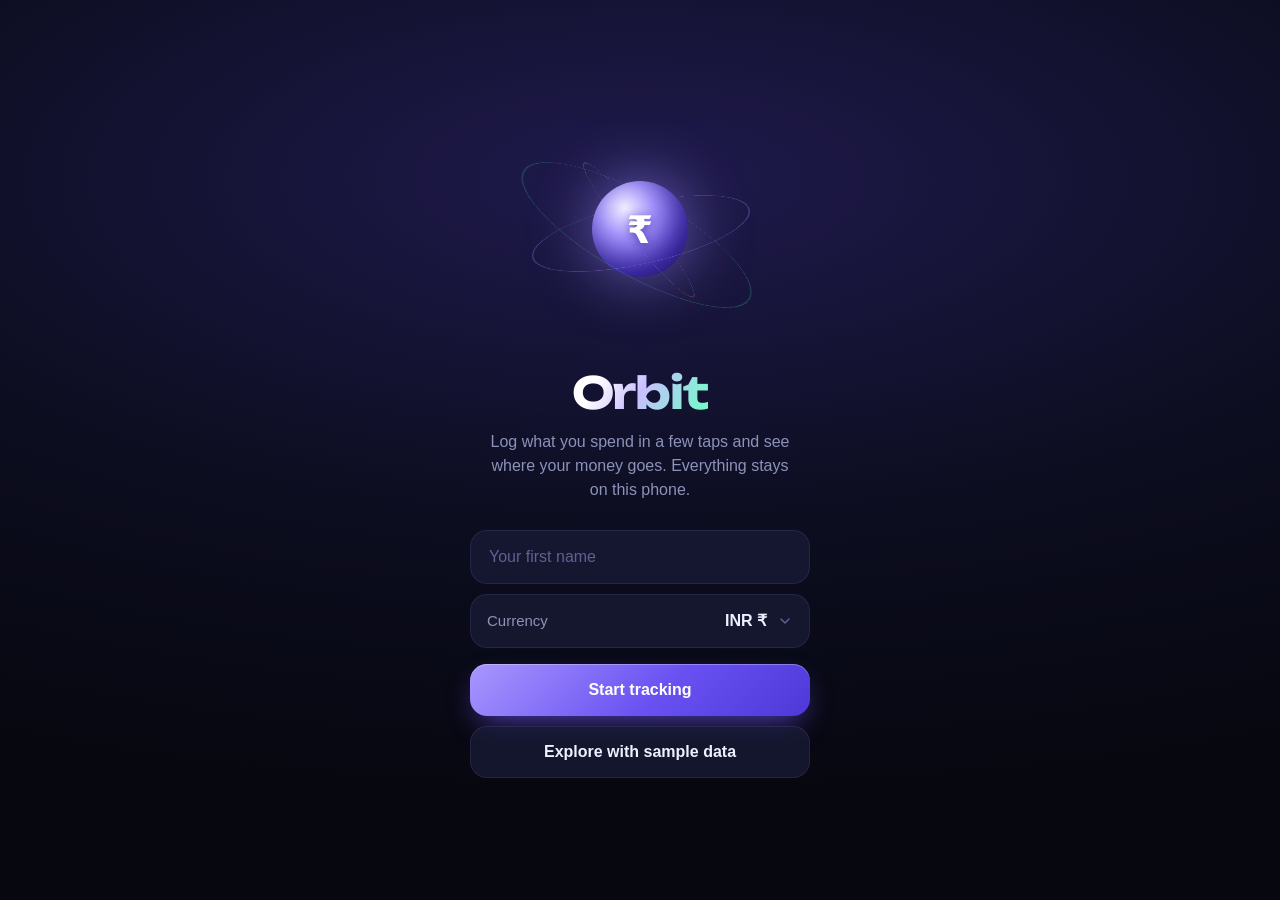
<file: index.html>
<!DOCTYPE html>
<html lang="en">
<head>
<meta charset="utf-8">
<meta name="viewport" content="width=device-width, initial-scale=1, maximum-scale=1, viewport-fit=cover">
<title>Orbit</title>
<meta name="description" content="Orbit: a fast, private expense tracker.">
<meta name="theme-color" content="#090A12">
<meta name="color-scheme" content="dark">
<meta name="apple-mobile-web-app-capable" content="yes">
<meta name="mobile-web-app-capable" content="yes">
<meta name="apple-mobile-web-app-status-bar-style" content="black-translucent">
<meta name="apple-mobile-web-app-title" content="Orbit">
<meta name="format-detection" content="telephone=no">
<link rel="apple-touch-icon" href="icon-180.png">
<link rel="icon" type="image/png" href="icon-192.png">
<link rel="manifest" href="manifest.json">
<style>
@font-face{font-family:"Unbounded";font-style:normal;font-display:swap;font-weight:200 900;src:url([data-uri]) format("woff2")}
/* ============ Orbit: tokens ============ */
:root{
  --void:#090A12;
  --nebula:#12142A;
  --nebula-2:#1A1D3A;
  --line:rgba(170,176,255,.10);
  --star:#EEF0FF;
  --dust:#8D92B8;
  --dust-2:#5E6290;
  --plasma:#9D8CFF;
  --plasma-deep:#5B45E0;
  --aurora:#4BE3B0;
  --flare:#FF7A90;
  --sun:#FFC46B;

  --display:"Unbounded", ui-rounded, -apple-system, system-ui, sans-serif;
  --body:-apple-system, BlinkMacSystemFont, "SF Pro Text", "Segoe UI", Roboto, "Helvetica Neue", Arial, sans-serif;

  --spring:cubic-bezier(.34,1.56,.64,1);
  --out:cubic-bezier(.16,1,.3,1);

  --sat:env(safe-area-inset-top, 0px);
  --sab:env(safe-area-inset-bottom, 0px);
}

*{box-sizing:border-box}
html,body{margin:0;height:100%;background:var(--void);color:var(--star);font-family:var(--body);
  -webkit-font-smoothing:antialiased;overscroll-behavior:none;-webkit-tap-highlight-color:transparent;
  -webkit-user-select:none;user-select:none;-webkit-touch-callout:none;-webkit-text-size-adjust:100%}
body{position:fixed;inset:0;overflow:hidden}
button{font:inherit;color:inherit;background:none;border:0;padding:0;cursor:pointer;-webkit-tap-highlight-color:transparent}
input,select,textarea{font:inherit;color:inherit;-webkit-user-select:text;user-select:text}
:focus{outline:none}
:focus-visible{outline:2px solid var(--plasma);outline-offset:3px;border-radius:10px}
svg{display:block}
.muted{color:var(--dust)}
.num{font-variant-numeric:tabular-nums}

/* ============ Background: night sky ============ */
#bg{position:fixed;inset:0;z-index:0;overflow:hidden;pointer-events:none}
#bg .orb{position:absolute;border-radius:50%;opacity:.55;will-change:transform}
#bg .o1{width:520px;height:520px;left:-180px;top:-200px;background:radial-gradient(circle,rgba(110,86,245,.55),rgba(110,86,245,0) 65%);animation:drift1 22s ease-in-out infinite alternate}
#bg .o2{width:460px;height:460px;right:-200px;top:30%;background:radial-gradient(circle,rgba(75,227,176,.22),rgba(75,227,176,0) 65%);animation:drift2 26s ease-in-out infinite alternate}
#bg .o3{width:420px;height:420px;left:10%;bottom:-220px;background:radial-gradient(circle,rgba(255,122,144,.2),rgba(255,122,144,0) 65%);animation:drift1 30s ease-in-out infinite alternate-reverse}
#bg .stars{position:absolute;inset:-50%;background-image:
  radial-gradient(1px 1px at 20% 30%,rgba(255,255,255,.55),transparent 60%),
  radial-gradient(1px 1px at 70% 80%,rgba(255,255,255,.4),transparent 60%),
  radial-gradient(1.5px 1.5px at 40% 60%,rgba(200,190,255,.5),transparent 60%),
  radial-gradient(1px 1px at 85% 15%,rgba(255,255,255,.45),transparent 60%),
  radial-gradient(1px 1px at 10% 85%,rgba(255,255,255,.35),transparent 60%);
  background-size:260px 260px;opacity:.5;animation:starfield 120s linear infinite}
@keyframes drift1{to{transform:translate(60px,80px) scale(1.15)}}
@keyframes drift2{to{transform:translate(-70px,-50px) scale(1.1)}}
@keyframes starfield{to{transform:translateY(260px)}}

/* ============ App shell ============ */
#app{position:absolute;inset:0;z-index:1;perspective:1400px;transition:transform .55s var(--out),border-radius .55s var(--out),opacity .4s;transform-origin:50% 0%}
body.sheet-open #app{transform:scale(.935) translateY(calc(var(--sat) + 6px));border-radius:30px;overflow:hidden;opacity:.6}

.view{position:absolute;inset:0;overflow-y:auto;overflow-x:hidden;-webkit-overflow-scrolling:touch;overscroll-behavior-y:contain;
  padding:calc(var(--sat) + 14px) 20px calc(var(--sab) + 130px);
  opacity:0;visibility:hidden;pointer-events:none;transform-origin:50% 40%}
.view.active{opacity:1;visibility:visible;pointer-events:auto}
.view.enter-r{animation:enterR .55s var(--out) both}
.view.enter-l{animation:enterL .55s var(--out) both}
.view.out{visibility:visible;opacity:1;animation:viewOut .3s ease forwards}
@keyframes enterR{from{opacity:0;transform:translateX(42px) rotateY(-10deg) scale(.97)}to{opacity:1;transform:none}}
@keyframes enterL{from{opacity:0;transform:translateX(-42px) rotateY(10deg) scale(.97)}to{opacity:1;transform:none}}
@keyframes viewOut{to{opacity:0;transform:scale(.96)}}

.rise{animation:rise .7s var(--out) both;animation-delay:calc(var(--i,0) * 45ms)}
.view.calm .rise,.view.calm .b3-grow,.view.calm .cchip .p i,.view.calm .lg .bar i,.view.calm .brow .bar i,.view.calm .bl-bar i,.view.calm .cal-grid button{animation:none}
@keyframes rise{from{opacity:0;transform:translateY(18px)}to{opacity:1;transform:none}}

/* ============ Headers ============ */
.top{display:flex;align-items:center;justify-content:space-between;gap:12px;margin:4px 0 14px}
.hello{margin:0 0 2px;color:var(--dust);font-size:15px}
.title{margin:0;font-family:var(--display);font-weight:600;font-size:27px;letter-spacing:-.02em}
.avatar{width:42px;height:42px;border-radius:50%;display:grid;place-items:center;font-family:var(--display);font-weight:600;font-size:16px;
  background:linear-gradient(140deg,#2A2560,#16183A);border:1px solid rgba(255,255,255,.1);box-shadow:inset 0 1px 0 rgba(255,255,255,.12);transition:transform .25s var(--spring)}
.avatar:active{transform:scale(.88)}
.avatar svg{width:20px;height:20px;color:var(--dust)}

.month-sw{display:flex;align-items:center;justify-content:space-between;background:rgba(26,29,58,.55);border:1px solid var(--line);
  border-radius:999px;padding:4px;margin-bottom:18px}
.month-sw button{width:38px;height:38px;border-radius:50%;display:grid;place-items:center;color:var(--star);transition:transform .2s var(--spring),background .2s}
.month-sw button:active{transform:scale(.85);background:rgba(157,140,255,.18)}
.month-sw button[disabled]{opacity:.25;pointer-events:none}
.month-sw button svg{width:18px;height:18px}
.month-label{font-weight:600;font-size:15px;letter-spacing:.01em}
.month-label.slide-l{animation:slideL .35s var(--out)}
.month-label.slide-r{animation:slideR .35s var(--out)}
@keyframes slideL{from{opacity:0;transform:translateX(-14px)}}
@keyframes slideR{from{opacity:0;transform:translateX(14px)}}

.block{margin-top:28px}
.block-head{display:flex;align-items:baseline;justify-content:space-between;margin-bottom:12px}
.block-head h2{margin:0;font-size:17px;font-weight:650;letter-spacing:-.01em}
.block-head .link{color:var(--plasma);font-size:14px;font-weight:600;padding:6px 0}
.block-head .aside{color:var(--dust);font-size:14px}

/* ============ 3D balance card ============ */
.card-stage{perspective:1000px;margin:6px 0 4px;touch-action:pan-y;position:relative}
.card3d{position:relative;width:100%;aspect-ratio:1.62;transform-style:preserve-3d;will-change:transform;
  transform:rotateX(var(--rx,0deg)) rotateY(var(--ry,0deg)) scale(var(--s,1))}
.card3d.intro{animation:cardIntro 1.2s var(--out) both}
@keyframes cardIntro{0%{opacity:0;transform:translateY(60px) rotateX(55deg) rotateZ(-6deg) scale(.85)}60%{opacity:1}100%{opacity:1;transform:none}}
.card-face{position:absolute;inset:0;border-radius:26px;backface-visibility:hidden;-webkit-backface-visibility:hidden;overflow:hidden;transform-style:preserve-3d;
  padding:20px 22px;display:flex;flex-direction:column;justify-content:space-between;
  border:1px solid rgba(255,255,255,.16);
  box-shadow:0 30px 60px -20px rgba(70,50,200,.7),0 18px 36px -18px rgba(0,0,0,.8),inset 0 1px 0 rgba(255,255,255,.25)}
.card-face.front{background:
  radial-gradient(120% 90% at 100% 0%,rgba(75,227,176,.55),transparent 55%),
  radial-gradient(90% 90% at 0% 100%,rgba(255,122,144,.5),transparent 55%),
  linear-gradient(135deg,#7A66FF 0%,#4A35D8 45%,#241A7A 100%)}
.card-face.back{transform:rotateY(180deg);background:
  radial-gradient(120% 90% at 0% 0%,rgba(75,227,176,.35),transparent 55%),
  linear-gradient(225deg,#5D49F0 0%,#30228F 55%,#1A1350 100%)}
.card-face::before{content:"";position:absolute;inset:0;pointer-events:none;mix-blend-mode:color-dodge;opacity:.35;
  background:linear-gradient(115deg,transparent 20%,rgba(255,0,170,.6) 35%,rgba(0,255,220,.6) 50%,rgba(255,230,0,.5) 62%,transparent 78%);
  background-size:250% 250%;background-position:var(--mx,50%) var(--my,50%);transition:opacity .3s}
.card-face::after{content:"";position:absolute;inset:0;pointer-events:none;
  background:radial-gradient(circle at var(--mx,50%) var(--my,30%),rgba(255,255,255,.38),rgba(255,255,255,0) 45%)}
.card-noise{position:absolute;inset:0;opacity:.05;pointer-events:none;
  background-image:repeating-radial-gradient(circle at 30% 20%,rgba(255,255,255,.4) 0 1px,transparent 1px 3px)}
.pop{transform:translateZ(36px);position:relative;z-index:1}
.pop-lg{transform:translateZ(56px);position:relative;z-index:1}
.card-row{display:flex;align-items:center;justify-content:space-between}
.brand{display:flex;align-items:center;gap:8px;font-family:var(--display);font-weight:600;font-size:15px;letter-spacing:.02em}
.brand svg{width:24px;height:24px}
.card-chip{width:40px;height:30px;border-radius:7px;background:linear-gradient(135deg,#FFE6A8,#C9A04F 60%,#F6D88B);box-shadow:inset 0 0 0 1px rgba(0,0,0,.2);position:relative;overflow:hidden}
.card-chip::before,.card-chip::after{content:"";position:absolute;background:rgba(0,0,0,.18)}
.card-chip::before{left:0;right:0;top:50%;height:1px}
.card-chip::after{top:0;bottom:0;left:38%;width:1px}
.bal-label{font-size:13px;color:rgba(255,255,255,.78);margin-bottom:4px}
.bal{font-family:var(--display);font-weight:600;letter-spacing:-.02em;line-height:1.05;text-shadow:0 2px 18px rgba(20,10,80,.45);white-space:nowrap}
.inout{display:flex;gap:10px}
.inout > div{flex:1;background:rgba(10,8,40,.28);border:1px solid rgba(255,255,255,.12);border-radius:14px;padding:8px 11px}
.inout small{display:flex;align-items:center;gap:5px;font-size:11.5px;color:rgba(255,255,255,.75)}
.inout small i{width:16px;height:16px;border-radius:50%;display:grid;place-items:center;font-style:normal;font-size:10px}
.inout .in i{background:rgba(75,227,176,.25);color:var(--aurora)}
.inout .out i{background:rgba(255,122,144,.25);color:var(--flare)}
.inout b{display:block;font-size:15px;font-weight:650;margin-top:2px;font-variant-numeric:tabular-nums;white-space:nowrap;overflow:hidden;text-overflow:ellipsis}
.stripe{position:absolute;left:0;right:0;top:22px;height:40px;background:linear-gradient(90deg,#0A0820,#1A1440,#0A0820);opacity:.85}
.back-grid{display:grid;grid-template-columns:1fr 1fr;gap:10px 14px;margin-top:52px}
.back-grid div small{display:block;font-size:11.5px;color:rgba(255,255,255,.7)}
.back-grid div b{display:block;font-size:16px;font-weight:650;margin-top:2px;white-space:nowrap;overflow:hidden;text-overflow:ellipsis}
.back-name{font-family:var(--display);font-size:12px;letter-spacing:.08em;opacity:.8}
.card-shadow{position:absolute;left:8%;right:8%;bottom:-16px;height:30px;border-radius:50%;background:rgba(80,60,220,.55);filter:blur(22px);z-index:-1;
  transform:translateX(calc(var(--ryn,0) * -14px));transition:transform .2s}
.card-hint{text-align:center;color:var(--dust-2);font-size:12px;margin:14px 0 0}

/* Budget pill under card */
.budget-line{margin-top:16px;display:flex;align-items:center;gap:12px;padding:12px 14px;border-radius:18px;background:rgba(26,29,58,.5);border:1px solid var(--line)}
.budget-line .bl-txt{flex:1;font-size:13.5px;color:var(--dust)}
.budget-line .bl-txt b{color:var(--star);font-weight:650}
.bl-bar{height:6px;border-radius:6px;background:rgba(255,255,255,.08);overflow:hidden;margin-top:7px}
.bl-bar i{display:block;height:100%;border-radius:6px;background:linear-gradient(90deg,var(--aurora),var(--plasma));transform-origin:left;animation:barIn 1.1s var(--out) .3s both}
.bl-bar i.warn{background:linear-gradient(90deg,var(--sun),#FF9F6B)}
.bl-bar i.over{background:linear-gradient(90deg,#FF9F6B,var(--flare))}
@keyframes barIn{from{transform:scaleX(0)}}

/* Install hint */
.install{margin-top:18px;display:flex;gap:12px;align-items:flex-start;padding:14px;border-radius:20px;
  background:linear-gradient(135deg,rgba(157,140,255,.18),rgba(75,227,176,.1));border:1px solid rgba(157,140,255,.25)}
.install .ico{width:38px;height:38px;flex:none;border-radius:11px;background:#1C1840;display:grid;place-items:center}
.install .ico svg{width:20px;height:20px;color:var(--plasma)}
.install p{margin:0;font-size:13.5px;line-height:1.4;color:var(--dust)}
.install p b{color:var(--star);display:block;font-size:14.5px;margin-bottom:2px}
.install .x{margin-left:auto;color:var(--dust);padding:4px}
.install .x svg{width:16px;height:16px}

/* Daily strip */
.daily{display:flex;align-items:flex-end;gap:3px;height:92px;padding:0 2px}
.daily button{flex:1;height:100%;display:flex;align-items:flex-end;justify-content:center;position:relative}
.daily button i{display:block;width:100%;max-width:9px;border-radius:5px;height:var(--h);min-height:4px;background:rgba(157,140,255,.35);
  transform-origin:bottom;animation:growY .8s var(--spring) both;animation-delay:calc(var(--i) * 14ms);transition:background .2s}
.daily button.today i{background:linear-gradient(180deg,var(--aurora),var(--plasma));box-shadow:0 0 12px rgba(75,227,176,.5)}
.daily button.future i{background:rgba(255,255,255,.06)}
.daily button.sel i{background:var(--star)}
.view.calm .daily button i{animation:none}
@keyframes growY{from{transform:scaleY(0)}}
.daily-axis{display:flex;justify-content:space-between;color:var(--dust-2);font-size:11px;margin-top:8px;padding:0 2px}

/* Category chips */
.hscroll{display:flex;gap:10px;overflow-x:auto;margin:0 -20px;padding:2px 20px 6px;scrollbar-width:none;scroll-snap-type:x proximity}
.hscroll::-webkit-scrollbar{display:none}
.cchip{flex:none;scroll-snap-align:start;min-width:132px;padding:12px;border-radius:20px;background:rgba(26,29,58,.55);border:1px solid var(--line);text-align:left;transition:transform .25s var(--spring)}
.cchip:active{transform:scale(.94)}
.cchip .e{width:34px;height:34px;border-radius:11px;display:grid;place-items:center;font-size:18px;background:color-mix(in srgb,var(--c) 22%,transparent)}
.cchip .n{display:block;font-size:13px;color:var(--dust);margin-top:10px;white-space:nowrap}
.cchip .a{display:block;font-size:15.5px;font-weight:650;margin-top:2px;white-space:nowrap}
.cchip .p{display:block;height:4px;border-radius:4px;background:rgba(255,255,255,.07);margin-top:9px;overflow:hidden}
.cchip .p i{display:block;height:100%;background:var(--c);border-radius:4px;transform-origin:left;animation:barIn 1s var(--out) both;animation-delay:calc(var(--i) * 60ms + .2s)}

/* ============ Transactions ============ */
.tx-list{display:flex;flex-direction:column}
.tx{position:relative;border-radius:18px;overflow:hidden;margin:0 -8px}
.tx-del{position:absolute;top:0;bottom:0;right:0;width:0;display:flex;align-items:center;justify-content:flex-end;gap:6px;padding:0;color:#fff;font-weight:600;font-size:14px;
  background:#E64F6A;border-radius:18px;overflow:hidden;white-space:nowrap;transition:background .2s}
.tx-del svg{width:18px;height:18px;flex:none}
.tx-del span{margin-right:20px}
.tx-main{position:relative;display:flex;align-items:center;gap:12px;padding:11px 8px;touch-action:pan-y;border-radius:18px;transition:background .2s}
.tx-main:active{background:rgba(26,29,58,.7)}
.tx-ico{width:44px;height:44px;flex:none;border-radius:14px;display:grid;place-items:center;font-size:21px;
  background:color-mix(in srgb,var(--c) 18%,#12142A);box-shadow:inset 0 0 0 1px color-mix(in srgb,var(--c) 30%,transparent)}
.tx-txt{flex:1;min-width:0}
.tx-txt b{display:block;font-size:15px;font-weight:600;white-space:nowrap;overflow:hidden;text-overflow:ellipsis}
.tx-txt small{display:block;font-size:13px;color:var(--dust);margin-top:2px;white-space:nowrap;overflow:hidden;text-overflow:ellipsis}
.tx-amt{text-align:right;font-weight:650;font-size:15px;font-variant-numeric:tabular-nums;white-space:nowrap}
.tx-amt small{display:block;font-weight:500;font-size:12px;color:var(--dust-2);margin-top:2px}
.tx-amt.income{color:var(--aurora)}
.tx.flip{animation:flipIn .6s var(--out) both;animation-delay:calc(var(--i,0) * 35ms);transform-origin:50% 0}
.view.calm .tx.flip{animation:none}
@keyframes flipIn{from{opacity:0;transform:perspective(600px) rotateX(-55deg) translateY(-6px)}to{opacity:1;transform:none}}
.tx.removing{transition:height .32s var(--out),opacity .25s,margin .32s;opacity:0}

.day-head{display:flex;justify-content:space-between;align-items:baseline;margin:22px 0 4px;font-size:13.5px;color:var(--dust)}
.day-head b{color:var(--star);font-weight:600;font-size:14px}

.search{display:flex;align-items:center;gap:10px;padding:0 14px;height:46px;border-radius:15px;background:rgba(26,29,58,.6);border:1px solid var(--line)}
.search svg{width:18px;height:18px;color:var(--dust);flex:none}
.search input{flex:1;background:none;border:0;font-size:16px;height:100%;min-width:0}
.search input::placeholder{color:var(--dust-2)}
.search input::-webkit-search-cancel-button{display:none}
.filters{display:flex;gap:8px;margin:14px -20px 0;padding:0 20px;overflow-x:auto;scrollbar-width:none}
.filters::-webkit-scrollbar{display:none}
.fchip{flex:none;height:36px;padding:0 15px;border-radius:999px;font-size:14px;font-weight:600;color:var(--dust);background:rgba(26,29,58,.5);border:1px solid var(--line);
  display:flex;align-items:center;gap:6px;transition:all .25s var(--out)}
.fchip.on{color:#130F33;background:var(--star);border-color:transparent}
.fchip:active{transform:scale(.93)}
.fchip svg{width:14px;height:14px}
.totals{display:flex;gap:10px;margin-top:16px}
.totals div{flex:1;padding:12px 14px;border-radius:18px;background:rgba(26,29,58,.45);border:1px solid var(--line)}
.totals small{display:block;font-size:12.5px;color:var(--dust)}
.totals b{display:block;font-size:17px;font-weight:650;margin-top:3px;font-variant-numeric:tabular-nums;white-space:nowrap;overflow:hidden;text-overflow:ellipsis}
.totals .in b{color:var(--aurora)}

/* Empty state */
.empty{text-align:center;padding:36px 20px 20px;color:var(--dust)}
.empty-orbit{width:110px;height:110px;margin:0 auto 18px;position:relative;transform-style:preserve-3d;perspective:400px}
.empty-orbit .planet{position:absolute;inset:32px;border-radius:50%;background:radial-gradient(circle at 35% 30%,#E6E1FF,#9D8CFF 40%,#4A35D8 80%);box-shadow:0 0 30px rgba(157,140,255,.5)}
.empty-orbit .ring{position:absolute;inset:6px;border-radius:50%;border:2px solid rgba(75,227,176,.6);transform:rotateX(72deg);animation:spinZ 6s linear infinite}
.empty-orbit .ring::after{content:"";position:absolute;width:10px;height:10px;border-radius:50%;background:var(--flare);top:-6px;left:50%;box-shadow:0 0 10px var(--flare)}
@keyframes spinZ{to{transform:rotateX(72deg) rotateZ(360deg)}}
.empty b{display:block;color:var(--star);font-size:16px;margin-bottom:6px}
.empty p{margin:0 auto;font-size:14px;line-height:1.45;max-width:260px}
.empty .btn{margin-top:18px}

/* ============ Buttons ============ */
.btn{height:52px;border-radius:17px;padding:0 22px;font-weight:650;font-size:16px;display:inline-flex;align-items:center;justify-content:center;gap:8px;transition:transform .2s var(--spring),opacity .2s}
.btn:active{transform:scale(.95)}
.btn.primary{color:#fff;background:linear-gradient(135deg,#A897FF,#6A52F2 55%,#4E38D8);box-shadow:0 12px 30px -10px rgba(106,82,242,.8),inset 0 1px 0 rgba(255,255,255,.3)}
.btn.ghost{color:var(--star);background:rgba(26,29,58,.7);border:1px solid var(--line)}
.btn.block{width:100%}
.btn.danger{color:#fff;background:linear-gradient(135deg,#FF8FA2,#E64F6A)}
.icon-btn{width:40px;height:40px;border-radius:13px;display:grid;place-items:center;background:rgba(26,29,58,.7);border:1px solid var(--line);transition:transform .2s var(--spring)}
.icon-btn:active{transform:scale(.88)}
.icon-btn svg{width:18px;height:18px}
.icon-btn.danger{color:var(--flare)}

/* ============ Insights ============ */
.stats{display:grid;grid-template-columns:1fr 1fr;gap:10px}
.stat{padding:14px;border-radius:20px;background:rgba(26,29,58,.45);border:1px solid var(--line);min-width:0}
.stat small{display:block;font-size:12.5px;color:var(--dust)}
.stat b{display:block;font-size:19px;font-weight:650;margin-top:4px;font-variant-numeric:tabular-nums;white-space:nowrap;overflow:hidden;text-overflow:ellipsis}
.delta{display:inline-flex;align-items:center;gap:3px;margin-top:6px;font-size:12px;font-weight:600;padding:3px 8px;border-radius:999px}
.delta.up{color:var(--flare);background:rgba(255,122,144,.13)}
.delta.down{color:var(--aurora);background:rgba(75,227,176,.13)}
.delta.flat{color:var(--dust);background:rgba(255,255,255,.06)}

.panel{border-radius:26px;background:linear-gradient(180deg,rgba(26,29,58,.55),rgba(18,20,42,.35));border:1px solid var(--line);padding:16px;overflow:hidden;position:relative}
.panel-sub{font-size:13px;color:var(--dust);margin:-6px 0 4px;min-height:18px}
.panel-sub b{color:var(--star);font-weight:650}
.hint{display:flex;align-items:center;justify-content:center;gap:6px;color:var(--dust-2);font-size:12px;margin-top:6px}
.hint svg{width:14px;height:14px}

/* 3D bars */
.b3-scene{height:290px;perspective:900px;perspective-origin:50% 30%;display:flex;align-items:flex-start;justify-content:center;padding-top:62px;touch-action:pan-y;cursor:grab}
.b3-stage{position:relative;height:150px;transform-style:preserve-3d;transform:rotateX(var(--rx)) rotateY(var(--ry))}
.b3-floor{position:absolute;bottom:-70px;height:140px;transform:rotateX(90deg);border-radius:20px;
  background:
   repeating-linear-gradient(90deg,rgba(157,140,255,.13) 0 1px,transparent 1px 24px),
   repeating-linear-gradient(0deg,rgba(157,140,255,.13) 0 1px,transparent 1px 24px),
   radial-gradient(closest-side,rgba(110,86,245,.35),rgba(110,86,245,0));
  -webkit-mask-image:radial-gradient(closest-side,#000 55%,transparent);mask-image:radial-gradient(closest-side,#000 55%,transparent)}
.b3-bar{position:absolute;bottom:0;width:30px;height:var(--h);transform-style:preserve-3d;--c1:#4C3BB8;--c2:#7D6CF0}
.b3-bar.on{--c1:#2FB88C;--c2:#7CF5CF}
.b3-grow{position:absolute;inset:0;transform-style:preserve-3d;transform-origin:50% 100%;animation:growY 1s var(--spring) both;animation-delay:var(--d)}
.b3-grow i{position:absolute;display:block}
.b3-grow .fr{inset:0;transform:translateZ(15px);background:linear-gradient(0deg,var(--c1),var(--c2));border-radius:3px 3px 0 0}
.b3-grow .bk{inset:0;transform:rotateY(180deg) translateZ(15px);background:var(--c1)}
.b3-grow .lf{top:0;bottom:0;left:0;width:30px;transform:rotateY(-90deg) translateZ(15px);background:linear-gradient(0deg,color-mix(in srgb,var(--c1) 60%,#000),color-mix(in srgb,var(--c2) 60%,#000))}
.b3-grow .rt{top:0;bottom:0;left:0;width:30px;transform:rotateY(90deg) translateZ(15px);background:linear-gradient(0deg,color-mix(in srgb,var(--c1) 70%,#000),color-mix(in srgb,var(--c2) 70%,#000))}
.b3-grow .tp{left:0;top:-15px;width:30px;height:30px;transform:rotateX(90deg);background:color-mix(in srgb,var(--c2) 70%,#fff);border-radius:3px}
.b3-label{position:absolute;top:100%;left:50%;transform:translate(-50%,12px) translateZ(40px);font-size:11.5px;color:var(--dust);white-space:nowrap;font-weight:600}
.b3-bar.on .b3-label{color:var(--aurora)}
.b3-val{position:absolute;bottom:calc(100% + 14px);left:50%;transform:translateX(-50%) translateZ(15px);font-size:11px;font-weight:700;white-space:nowrap;
  padding:4px 8px;border-radius:8px;background:rgba(9,10,18,.85);border:1px solid rgba(75,227,176,.4);color:var(--aurora);opacity:0;transition:opacity .3s}
.b3-bar.on .b3-val{opacity:1}

/* 3D donut */
.d3-wrap{display:flex;flex-direction:column;align-items:center}
.d3-scene{width:250px;height:210px;perspective:700px;position:relative;touch-action:pan-y;cursor:grab;display:grid;place-items:center}
.d3-stage{width:220px;height:220px;position:relative;transform-style:preserve-3d;transform:rotateX(var(--tilt,52deg)) rotateZ(var(--spin,0deg))}
.d3-stage.intro{animation:donutIn 1.3s var(--out) both}
@keyframes donutIn{from{opacity:0;transform:rotateX(80deg) rotateZ(-240deg) scale(.5)}to{opacity:1}}
.d3-layer{position:absolute;inset:0;pointer-events:none}
.d3-layer.top{pointer-events:auto}
.d3-layer circle{transition:opacity .3s,stroke-width .3s}
.d3-stage.focus .d3-layer.top circle:not(.on){opacity:.28}
.d3-center{position:absolute;inset:0;display:grid;place-items:center;pointer-events:none;text-align:center;transform:translateY(5px)}
.d3-center small{display:block;font-size:11px;color:var(--dust)}
.d3-center b{display:block;font-family:var(--display);font-weight:600;font-size:16px;margin-top:2px}
.legend{width:100%;margin-top:8px}
.lg{display:flex;align-items:center;gap:11px;width:100%;padding:9px 6px;border-radius:14px;text-align:left;transition:background .2s}
.lg.on{background:rgba(157,140,255,.12)}
.lg .e{width:34px;height:34px;flex:none;border-radius:11px;display:grid;place-items:center;font-size:17px;background:color-mix(in srgb,var(--c) 20%,transparent)}
.lg .mid{flex:1;min-width:0}
.lg .mid span{display:flex;justify-content:space-between;font-size:14px;font-weight:600}
.lg .mid span em{font-style:normal;color:var(--dust);font-weight:500;font-size:13px}
.lg .bar{height:5px;border-radius:5px;background:rgba(255,255,255,.07);margin-top:6px;overflow:hidden}
.lg .bar i{display:block;height:100%;border-radius:5px;background:var(--c);transform-origin:left;animation:barIn 1s var(--out) both;animation-delay:calc(var(--i) * 50ms + .3s)}
.lg .amt{min-width:82px;text-align:right;font-size:14px;font-weight:650;font-variant-numeric:tabular-nums;white-space:nowrap}

/* Calendar heatmap */
.cal-dow,.cal-grid{display:grid;grid-template-columns:repeat(7,1fr);gap:6px}
.cal-dow span{text-align:center;font-size:11px;color:var(--dust-2);font-weight:600;padding-bottom:4px}
.cal-grid button{aspect-ratio:1;border-radius:10px;font-size:12px;font-weight:600;color:rgba(238,240,255,.85);
  background:rgba(157,140,255,calc(.06 + var(--a) * .85));transition:transform .2s var(--spring);display:grid;place-items:center;
  animation:popIn .5s var(--spring) both;animation-delay:calc(var(--i) * 12ms)}
.view.calm .cal-grid button{animation:none}
.cal-grid button.hot{color:#fff;box-shadow:0 0 14px rgba(157,140,255,calc(var(--a) * .6))}
.cal-grid button.today{box-shadow:inset 0 0 0 2px var(--aurora)}
.cal-grid button.sel{transform:scale(1.12);box-shadow:inset 0 0 0 2px var(--star)}
.cal-grid button.future{background:rgba(255,255,255,.03);color:var(--dust-2)}
.cal-grid i{display:block}
@keyframes popIn{from{opacity:0;transform:scale(.4)}}

/* ============ Budgets ============ */
.ring-wrap{display:flex;flex-direction:column;align-items:center;padding:6px 0 2px}
.ring{position:relative;width:236px;height:236px}
.ring svg{width:100%;height:100%;transform:rotate(-90deg);overflow:visible}
.ring .track{stroke:rgba(255,255,255,.07)}
.ring .prog{transition:stroke-dashoffset 1.4s var(--out);filter:drop-shadow(0 0 10px rgba(157,140,255,.55))}
.ring .inner{position:absolute;inset:0;display:grid;place-items:center;text-align:center}
.ring .inner small{display:block;font-size:13px;color:var(--dust)}
.ring .inner b{display:block;font-family:var(--display);font-weight:600;font-size:26px;margin:4px 0;letter-spacing:-.02em}
.ring .inner em{display:block;font-style:normal;font-size:12.5px;color:var(--dust)}
.pace{margin-top:14px;padding:12px 14px;border-radius:18px;font-size:13.5px;line-height:1.45;color:var(--dust);background:rgba(26,29,58,.45);border:1px solid var(--line)}
.pace b{color:var(--star)}
.pace.warn{border-color:rgba(255,196,107,.35);background:rgba(255,196,107,.08)}
.pace.warn b{color:var(--sun)}
.pace.bad{border-color:rgba(255,122,144,.35);background:rgba(255,122,144,.08)}
.pace.bad b{color:var(--flare)}
.brow{display:flex;align-items:center;gap:12px;padding:12px 0}
.brow + .brow{border-top:1px solid var(--line)}
.brow .e{width:42px;height:42px;flex:none;border-radius:13px;display:grid;place-items:center;font-size:20px;background:color-mix(in srgb,var(--c) 20%,transparent)}
.brow .mid{flex:1;min-width:0}
.brow .mid .t{display:flex;justify-content:space-between;gap:8px;font-size:14.5px;font-weight:600}
.brow .mid .t em{font-style:normal;font-weight:500;color:var(--dust);font-size:13px;white-space:nowrap}
.brow .bar{height:8px;border-radius:8px;background:rgba(255,255,255,.07);margin-top:8px;overflow:hidden}
.brow .bar i{display:block;height:100%;border-radius:8px;background:var(--c);transform-origin:left;animation:barIn 1.1s var(--out) both;animation-delay:calc(var(--i) * 60ms + .2s)}
.brow .bar i.over{background:linear-gradient(90deg,#FF9F6B,var(--flare));animation:barIn 1.1s var(--out) both,pulse 1.6s ease-in-out 1.3s infinite}
@keyframes pulse{50%{opacity:.55}}
.brow .sub{font-size:12.5px;color:var(--dust);margin-top:5px}
.brow .sub.over{color:var(--flare)}

/* ============ Tab bar ============ */
#tabbar{position:fixed;z-index:20;left:14px;right:14px;bottom:max(12px,calc(var(--sab) - 4px));height:70px;border-radius:35px;
  display:grid;grid-template-columns:1fr 1fr 76px 1fr 1fr;align-items:center;
  background:rgba(17,19,40,.86);backdrop-filter:blur(26px) saturate(170%);-webkit-backdrop-filter:blur(26px) saturate(170%);
  border:1px solid rgba(255,255,255,.09);box-shadow:0 20px 50px -10px rgba(0,0,0,.7),inset 0 1px 0 rgba(255,255,255,.08);
  transition:transform .5s var(--out)}
body.sheet-open #tabbar{transform:translateY(160%)}
.tab{height:100%;display:flex;flex-direction:column;align-items:center;justify-content:center;gap:4px;color:var(--dust-2);position:relative;z-index:1;transition:color .3s}
.tab svg{width:24px;height:24px;transition:transform .35s var(--spring)}
.tab span{font-size:10.5px;font-weight:600}
.tab.on{color:var(--star)}
.tab.on svg{transform:translateY(-1px) scale(1.08);color:var(--plasma)}
.tab:active svg{transform:scale(.82)}
.tab-pill{position:absolute;top:9px;left:0;width:58px;height:52px;border-radius:20px;background:rgba(157,140,255,.15);
  box-shadow:inset 0 0 0 1px rgba(157,140,255,.18);transition:transform .5s var(--spring);pointer-events:none}
#fab{width:62px;height:62px;border-radius:50%;justify-self:center;display:grid;place-items:center;color:#fff;transform:translateY(-14px);position:relative;
  background:linear-gradient(140deg,#B6A8FF 0%,#7258F5 50%,#4B34D6 100%);
  box-shadow:0 14px 30px -6px rgba(106,82,242,.85),inset 0 1px 0 rgba(255,255,255,.4),inset 0 -6px 12px rgba(30,10,120,.45);
  transition:transform .3s var(--spring)}
#fab::before{content:"";position:absolute;inset:-6px;border-radius:50%;border:1.5px solid rgba(157,140,255,.5);animation:halo 2.8s ease-out infinite}
@keyframes halo{0%{transform:scale(.9);opacity:.9}100%{transform:scale(1.35);opacity:0}}
#fab svg{width:28px;height:28px;transition:transform .4s var(--spring)}
#fab:active{transform:translateY(-14px) scale(.88)}
#fab:active svg{transform:rotate(90deg)}

/* ============ Sheets ============ */
.sheet-wrap{position:fixed;inset:0;z-index:50}
.sheet-backdrop{position:absolute;inset:0;background:rgba(3,3,12,.5);opacity:0;transition:opacity .4s}
.sheet-wrap.open .sheet-backdrop{opacity:1}
.sheet{position:absolute;left:0;right:0;bottom:-70px;max-height:calc(100% - var(--sat) - 8px + 70px);display:flex;flex-direction:column;
  background:linear-gradient(180deg,#1A1D3A 0%,#10122A 40%,#0C0D1F 100%);border-radius:34px 34px 0 0;
  padding:0 20px calc(var(--sab) + 86px);border-top:1px solid rgba(255,255,255,.1);
  box-shadow:0 -30px 80px rgba(0,0,0,.55);transform:translateY(105%);transition:transform .6s cubic-bezier(.2,1.25,.35,1)}
.sheet-wrap.open .sheet{transform:translateY(0)}
.sheet-wrap.closing .sheet{transition:transform .34s cubic-bezier(.5,0,.9,.6);transform:translateY(105%)}
.sheet.dragging{transition:none !important}
.sheet-grab{flex:none;height:26px;display:grid;place-items:center;touch-action:none;cursor:grab}
.sheet-grab span{width:40px;height:5px;border-radius:5px;background:rgba(255,255,255,.22)}
.sheet-body{overflow-y:auto;overscroll-behavior:contain;-webkit-overflow-scrolling:touch;margin:0 -20px;padding:0 20px}
.sheet-title{font-family:var(--display);font-weight:600;font-size:21px;margin:4px 0 16px;letter-spacing:-.01em}

/* Add sheet */
.add-top{display:flex;align-items:center;gap:10px;touch-action:none}
.seg{position:relative;flex:1;display:grid;grid-template-columns:1fr 1fr;height:44px;border-radius:15px;background:rgba(9,10,18,.6);border:1px solid var(--line);padding:3px}
.seg button{position:relative;z-index:1;font-weight:650;font-size:14.5px;color:var(--dust);transition:color .3s}
.seg button.on{color:#fff}
.seg-pill{position:absolute;top:3px;bottom:3px;left:3px;width:calc(50% - 3px);border-radius:12px;transition:transform .45s var(--spring),background .4s;
  background:linear-gradient(135deg,#FF94A6,#E2536C);box-shadow:0 6px 18px -6px rgba(255,122,144,.7)}
.seg.income .seg-pill{transform:translateX(100%);background:linear-gradient(135deg,#6FF0C4,#22B585);box-shadow:0 6px 18px -6px rgba(75,227,176,.7)}
.amount-wrap{text-align:center;padding:18px 0 4px}
.amount{display:flex;align-items:baseline;justify-content:center;gap:6px;font-family:var(--display);font-weight:600;letter-spacing:-.03em;color:var(--star);min-height:62px}
.amount .cur{font-size:28px;color:var(--flare);transition:color .3s}
.amount.income .cur{color:var(--aurora)}
.amount .digits{font-size:var(--fs,50px);line-height:1.15;display:inline-block;transition:font-size .2s}
.amount .digits.pop{animation:digitPop .28s var(--spring)}
.amount.empty .digits{color:var(--dust-2)}
.amount.shake{animation:shake .4s}
@keyframes digitPop{40%{transform:scale(1.08) translateY(-2px)}}
@keyframes shake{20%,60%{transform:translateX(-8px)}40%,80%{transform:translateX(8px)}}
.note{display:block;margin:6px auto 0;width:80%;text-align:center;background:none;border:0;font-size:16px;color:var(--star);padding:8px;border-radius:12px}
.note::placeholder{color:var(--dust-2)}
.note:focus,.note:focus-visible{background:rgba(26,29,58,.7);outline:none}
.cats{display:grid;grid-template-rows:repeat(2,auto);grid-auto-flow:column;grid-auto-columns:78px;gap:6px 4px;overflow-x:auto;margin:14px -20px 0;padding:4px 16px 6px;scrollbar-width:none;scroll-snap-type:x proximity}
.cats::-webkit-scrollbar{display:none}
.cat{display:flex;flex-direction:column;align-items:center;gap:5px;padding:4px 0;scroll-snap-align:start}
.cat .e{width:48px;height:48px;border-radius:16px;display:grid;place-items:center;font-size:22px;background:color-mix(in srgb,var(--c) 14%,#14162E);
  border:1.5px solid transparent;transition:transform .35s var(--spring),border-color .25s,box-shadow .25s}
.cat span{font-size:11px;color:var(--dust);white-space:nowrap;max-width:76px;overflow:hidden;text-overflow:ellipsis;transition:color .2s}
.cat.on .e{border-color:var(--c);transform:scale(1.1) translateY(-2px);box-shadow:0 8px 20px -6px var(--c),inset 0 0 12px color-mix(in srgb,var(--c) 35%,transparent)}
.cat.on span{color:var(--star);font-weight:600}
.cat:active .e{transform:scale(.9)}
.cats.swap{animation:fadeSwap .35s var(--out)}
@keyframes fadeSwap{from{opacity:0;transform:translateX(16px)}}
.metas{display:flex;gap:8px;justify-content:center;margin-top:10px}
.mchip{position:relative;height:38px;padding:0 14px;border-radius:999px;display:flex;align-items:center;gap:7px;font-size:14px;font-weight:600;background:rgba(26,29,58,.75);border:1px solid var(--line);overflow:hidden}
.mchip svg{width:16px;height:16px;color:var(--dust)}
.overlay-input{position:absolute;inset:0;opacity:0;width:100%;height:100%;font-size:16px;-webkit-appearance:none;appearance:none;border:0;cursor:pointer}
.keypad{display:grid;grid-template-columns:repeat(3,1fr);gap:8px;margin-top:14px}
.key{height:clamp(46px,6.6vh,60px);border-radius:17px;font-size:24px;font-weight:500;font-family:var(--display);background:rgba(26,29,58,.55);border:1px solid rgba(255,255,255,.05);
  display:grid;place-items:center;position:relative;overflow:hidden;transition:transform .18s var(--spring),background .2s}
.key svg{width:24px;height:24px}
.key:active{transform:scale(.9);background:rgba(157,140,255,.22)}
.key .rip{position:absolute;width:10px;height:10px;border-radius:50%;background:rgba(200,190,255,.45);transform:scale(0);animation:ripple .55s ease-out forwards;pointer-events:none}
@keyframes ripple{to{transform:scale(14);opacity:0}}
.save{margin-top:12px;width:100%;height:56px;border-radius:19px;font-weight:700;font-size:16.5px;color:#fff;
  background:linear-gradient(135deg,#FF94A6,#E2536C);box-shadow:0 14px 30px -12px rgba(255,122,144,.9),inset 0 1px 0 rgba(255,255,255,.3);
  transition:transform .2s var(--spring),background .4s,box-shadow .4s}
.save.income{background:linear-gradient(135deg,#6FF0C4,#1FAE80);box-shadow:0 14px 30px -12px rgba(75,227,176,.9),inset 0 1px 0 rgba(255,255,255,.3)}
.save:active{transform:scale(.96)}

/* Settings */
.group{border-radius:20px;background:rgba(26,29,58,.5);border:1px solid var(--line);margin-bottom:14px;overflow:hidden}
.group-title{font-size:13px;color:var(--dust);margin:18px 4px 8px}
.row{position:relative;display:flex;align-items:center;gap:12px;width:100%;min-height:54px;padding:10px 16px;text-align:left;font-size:15.5px}
.row + .row{border-top:1px solid var(--line)}
.row .lbl{flex:1}
.row .lbl small{display:block;font-size:12.5px;color:var(--dust);margin-top:2px}
.row .val{color:var(--dust);font-size:15px}
.row input[type=text],.row input[inputmode]{background:none;border:0;text-align:right;font-size:16px;color:var(--star);width:55%;padding:6px 0}
.row input::placeholder{color:var(--dust-2)}
.row.danger{color:var(--flare)}
.row:active:not(.static){background:rgba(157,140,255,.08)}
.row svg.chev{width:16px;height:16px;color:var(--dust-2)}
.row .ico{width:30px;height:30px;border-radius:9px;display:grid;place-items:center;font-size:16px;background:rgba(157,140,255,.15);flex:none}
.toggle{width:52px;height:32px;border-radius:16px;background:rgba(255,255,255,.12);position:relative;flex:none;transition:background .3s}
.toggle::after{content:"";position:absolute;top:3px;left:3px;width:26px;height:26px;border-radius:50%;background:#fff;box-shadow:0 3px 8px rgba(0,0,0,.3);transition:transform .35s var(--spring)}
.toggle[aria-pressed=true]{background:linear-gradient(135deg,#8C7BFF,#5B45E0)}
.toggle[aria-pressed=true]::after{transform:translateX(20px)}
.fine{text-align:center;color:var(--dust-2);font-size:12.5px;line-height:1.5;margin:18px 10px 6px}

/* ============ Toast (grows out of the top) ============ */
#toasts{position:fixed;z-index:90;top:10px;left:0;right:0;display:flex;justify-content:center;pointer-events:none}
.toast{pointer-events:auto;min-height:44px;max-width:calc(100% - 24px);display:flex;align-items:center;gap:12px;padding:8px 8px 8px 16px;border-radius:24px;
  background:#000;color:#fff;font-size:14.5px;font-weight:600;box-shadow:0 12px 40px rgba(0,0,0,.6);
  animation:island .6s var(--spring) both;transform-origin:50% 0}
.toast .t-ico{font-size:16px}
.toast .t-msg{white-space:nowrap;padding-right:8px}
.toast .t-act{padding:7px 13px;border-radius:16px;background:rgba(157,140,255,.25);color:#CFC6FF;font-size:13.5px;font-weight:700}
.toast.bye{animation:islandOut .4s cubic-bezier(.5,0,.9,.5) forwards}
@keyframes island{0%{opacity:0;clip-path:inset(0 35% 0 35% round 24px);transform:scale(.7)}60%{opacity:1}100%{opacity:1;clip-path:inset(0 0 0 0 round 24px);transform:none}}
@keyframes islandOut{to{opacity:0;clip-path:inset(0 35% 0 35% round 24px);transform:scale(.7) translateY(-8px)}}

/* Confirm dialog */
.dlg-wrap{position:fixed;inset:0;z-index:95;display:grid;place-items:center;padding:30px;background:rgba(3,3,12,.55);animation:fade .25s both}
.dlg{width:100%;max-width:320px;border-radius:26px;padding:22px;background:#171A35;border:1px solid rgba(255,255,255,.1);text-align:center;animation:dlgIn .45s var(--spring) both}
.dlg h3{margin:0 0 8px;font-size:18px}
.dlg p{margin:0 0 18px;color:var(--dust);font-size:14.5px;line-height:1.45}
.dlg .acts{display:flex;gap:10px}
.dlg .btn{flex:1;height:48px;font-size:15px;padding:0 10px}
.dlg-wrap.bye{animation:fade .2s reverse forwards}
@keyframes fade{from{opacity:0}}
@keyframes dlgIn{from{opacity:0;transform:scale(.8) translateY(10px)}}

/* Particles canvas */
#fx{position:fixed;inset:0;z-index:99;pointer-events:none}

/* ============ Onboarding ============ */
#onboard{position:fixed;inset:0;z-index:80;display:flex;flex-direction:column;align-items:center;justify-content:center;text-align:center;
  padding:calc(var(--sat) + 20px) 28px calc(var(--sab) + 24px);background:radial-gradient(120% 70% at 50% 20%,#1F1A4D 0%,#0C0D1F 55%,#07070F 100%)}
#onboard.bye{animation:obOut .7s var(--out) forwards}
@keyframes obOut{to{opacity:0;transform:scale(1.08);filter:blur(6px)}}
.ob-orbit{width:220px;height:220px;position:relative;transform-style:preserve-3d;perspective:700px;margin-bottom:26px;animation:obIn 1.2s var(--out) both}
@keyframes obIn{from{opacity:0;transform:scale(.6) rotateX(40deg)}}
.ob-core{position:absolute;inset:62px;border-radius:50%;display:grid;place-items:center;font-family:var(--display);font-weight:600;font-size:38px;color:#fff;
  background:radial-gradient(circle at 34% 28%,#F1EDFF 0%,#A797FF 30%,#5B45E0 70%,#2B1F80 100%);
  box-shadow:0 0 60px rgba(157,140,255,.6),inset -10px -14px 30px rgba(20,10,80,.6);text-shadow:0 2px 10px rgba(30,10,120,.6);animation:bob 4s ease-in-out infinite}
@keyframes bob{50%{transform:translateY(-6px)}}
.ob-ring{position:absolute;inset:0;border-radius:50%;transform-style:preserve-3d}
.ob-ring i{position:absolute;inset:0;border-radius:50%;border:1.5px solid rgba(157,140,255,.45)}
.ob-ring b{position:absolute;width:14px;height:14px;border-radius:50%;top:-7px;left:calc(50% - 7px)}
.ob-ring.r1{transform:rotateX(74deg) rotateY(-12deg);animation:orbit1 7s linear infinite}
.ob-ring.r1 b{background:var(--aurora);box-shadow:0 0 16px var(--aurora)}
.ob-ring.r2{inset:-18px;transform:rotateX(70deg) rotateY(28deg);animation:orbit2 11s linear infinite}
.ob-ring.r2 i{border-color:rgba(75,227,176,.3)}
.ob-ring.r2 b{background:var(--flare);box-shadow:0 0 16px var(--flare);width:10px;height:10px;top:-5px}
.ob-ring.r3{inset:24px;transform:rotateX(78deg) rotateY(50deg);animation:orbit3 5s linear infinite}
.ob-ring.r3 i{border-color:rgba(255,196,107,.3)}
.ob-ring.r3 b{background:var(--sun);box-shadow:0 0 14px var(--sun);width:8px;height:8px;top:-4px}
@keyframes orbit1{to{transform:rotateX(74deg) rotateY(-12deg) rotateZ(360deg)}}
@keyframes orbit2{to{transform:rotateX(70deg) rotateY(28deg) rotateZ(-360deg)}}
@keyframes orbit3{to{transform:rotateX(78deg) rotateY(50deg) rotateZ(360deg)}}
.ob-title{font-family:var(--display);font-weight:700;font-size:44px;letter-spacing:-.03em;margin:0;
  background:linear-gradient(120deg,#FFFFFF 20%,#C9BFFF 50%,#7CF5CF 90%);-webkit-background-clip:text;background-clip:text;color:transparent;animation:rise .8s var(--out) .2s both}
.ob-sub{color:var(--dust);font-size:16px;line-height:1.5;margin:10px 0 28px;max-width:300px;animation:rise .8s var(--out) .3s both}
.ob-form{width:100%;max-width:340px;display:flex;flex-direction:column;gap:10px;animation:rise .8s var(--out) .4s both}
.ob-field{position:relative;height:54px;border-radius:17px;background:rgba(26,29,58,.7);border:1px solid var(--line);display:flex;align-items:center;padding:0 16px;gap:10px;text-align:left}
.ob-field input{flex:1;background:none;border:0;font-size:16px;height:100%;min-width:0}
.ob-field input::placeholder{color:var(--dust-2)}
.ob-field .lbl{color:var(--dust);font-size:15px;flex:1}
.ob-field .val{font-weight:600}
.ob-field svg{width:16px;height:16px;color:var(--dust-2)}
.ob-form .btn{margin-top:6px}
.ob-form .btn + .btn{margin-top:0}

@media (prefers-reduced-motion: reduce){
  *,*::before,*::after{animation-duration:.01ms !important;animation-iteration-count:1 !important;transition-duration:.01ms !important}
}
@media (min-width:600px){
  .view{padding-left:calc(50% - 250px);padding-right:calc(50% - 250px)}
  #tabbar{left:calc(50% - 230px);right:calc(50% - 230px)}
  .sheet{left:calc(50% - 260px);right:calc(50% - 260px)}
  .hscroll,.filters,.cats{margin-left:0;margin-right:0}
}

/* ============ Gyroscope parallax ============ */
#bg .o1{translate:calc(var(--gx,0) * -44px) calc(var(--gy,0) * -44px)}
#bg .o2{translate:calc(var(--gx,0) * -70px) calc(var(--gy,0) * -70px)}
#bg .o3{translate:calc(var(--gx,0) * -56px) calc(var(--gy,0) * -56px)}
#bg .stars{translate:calc(var(--gx,0) * -22px) calc(var(--gy,0) * -22px)}
.ob-tilt{position:absolute;inset:0;transform-style:preserve-3d;transform:rotateX(var(--ox,0deg)) rotateY(var(--oy,0deg))}
.motion-chip{display:inline-flex;align-items:center;gap:8px;height:36px;padding:0 15px;border-radius:999px;font-size:13.5px;font-weight:650;color:var(--star);
  background:rgba(157,140,255,.16);border:1px solid rgba(157,140,255,.38);animation:chipGlow 2.4s ease-in-out infinite;transition:transform .2s var(--spring)}
.motion-chip:active{transform:scale(.94)}
.motion-chip svg{width:17px;height:17px;color:var(--plasma);animation:wiggle 2.4s ease-in-out infinite}
@keyframes chipGlow{50%{box-shadow:0 0 20px rgba(157,140,255,.45)}}
@keyframes wiggle{0%,60%,100%{transform:rotate(0)}70%{transform:rotate(-14deg)}85%{transform:rotate(14deg)}}

/* ============ Galaxy ============ */
.galaxy{position:fixed;inset:0;z-index:70;overflow:hidden;touch-action:none;
  background:radial-gradient(120% 80% at 50% 45%,#17133D 0%,#08081A 55%,#030308 100%);
  opacity:0;transform:scale(1.12);transition:opacity .45s ease,transform .8s var(--out)}
.galaxy.open{opacity:1;transform:none}
.galaxy.closing{opacity:0;transform:scale(.92);transition:opacity .3s ease,transform .35s ease-in}
.gx-canvas{position:absolute;inset:0;width:100%;height:100%;touch-action:none}
.gx-top{position:absolute;left:0;right:0;top:0;padding:calc(var(--sat) + 14px) 20px 0;display:flex;justify-content:space-between;align-items:flex-start;gap:12px;pointer-events:none}
.gx-top h2{margin:0;font-family:var(--display);font-weight:600;font-size:23px;letter-spacing:-.02em}
.gx-top p{margin:5px 0 0;color:var(--dust);font-size:14px}
.gx-top .icon-btn{pointer-events:auto;background:rgba(26,29,58,.8)}
.gx-motion{position:absolute;left:50%;top:calc(var(--sat) + 92px);transform:translateX(-50%);white-space:nowrap}
.gx-motion:active{transform:translateX(-50%) scale(.94)}
.gx-hint{position:absolute;left:20px;right:20px;bottom:calc(var(--sab) + 26px);text-align:center;color:var(--dust);font-size:13px;line-height:1.45;
  pointer-events:none;transition:opacity .5s}
.gx-info{position:absolute;left:14px;right:14px;bottom:calc(var(--sab) + 14px);display:flex;align-items:center;gap:12px;padding:14px;border-radius:24px;
  background:rgba(18,20,42,.84);backdrop-filter:blur(20px);-webkit-backdrop-filter:blur(20px);border:1px solid rgba(255,255,255,.1);
  box-shadow:0 20px 50px rgba(0,0,0,.5);transform:translateY(calc(100% + 40px));transition:transform .55s var(--spring)}
.gx-info.show{transform:none}
.gx-info .e{width:50px;height:50px;flex:none;border-radius:16px;display:grid;place-items:center;font-size:24px;background:color-mix(in srgb,var(--c) 22%,#14162E)}
.gx-info .mid{flex:1;min-width:0}
.gx-info b{display:block;font-size:15px;white-space:nowrap;overflow:hidden;text-overflow:ellipsis}
.gx-info small{display:block;font-size:12.5px;color:var(--dust);margin-top:3px}
.gx-info .btn{height:42px;font-size:14px;padding:0 14px;border-radius:14px;flex:none}
body.galaxy-open #tabbar{transform:translateY(160%)}

</style>
</head>
<body>
<div id="bg" aria-hidden="true"><div class="orb o1"></div><div class="orb o2"></div><div class="orb o3"></div><div class="stars"></div></div>

<main id="app">
  <section class="view active" id="v-home" aria-label="Home"></section>
  <section class="view" id="v-activity" aria-label="Activity"></section>
  <section class="view" id="v-insights" aria-label="Insights"></section>
  <section class="view" id="v-budgets" aria-label="Budgets"></section>
</main>

<nav id="tabbar" aria-label="Main">
  <div class="tab-pill"></div>
  <button class="tab on" data-tab="home" aria-label="Home"><svg viewBox="0 0 24 24" fill="none" stroke="currentColor" stroke-width="1.9" stroke-linecap="round" stroke-linejoin="round"><path d="M3 10.5 12 3l9 7.5V20a1 1 0 0 1-1 1h-5v-6H9v6H4a1 1 0 0 1-1-1z"/></svg><span>Home</span></button>
  <button class="tab" data-tab="activity" aria-label="Activity"><svg viewBox="0 0 24 24" fill="none" stroke="currentColor" stroke-width="1.9" stroke-linecap="round" stroke-linejoin="round"><path d="M8 6h13M8 12h13M8 18h13"/><circle cx="3.5" cy="6" r="1"/><circle cx="3.5" cy="12" r="1"/><circle cx="3.5" cy="18" r="1"/></svg><span>Activity</span></button>
  <button id="fab" aria-label="Add transaction"><svg viewBox="0 0 24 24" fill="none" stroke="currentColor" stroke-width="2.4" stroke-linecap="round"><path d="M12 5v14M5 12h14"/></svg></button>
  <button class="tab" data-tab="insights" aria-label="Insights"><svg viewBox="0 0 24 24" fill="none" stroke="currentColor" stroke-width="1.9" stroke-linecap="round" stroke-linejoin="round"><path d="M4 20V10M10 20V4M16 20v-7M22 20H2"/></svg><span>Insights</span></button>
  <button class="tab" data-tab="budgets" aria-label="Budgets"><svg viewBox="0 0 24 24" fill="none" stroke="currentColor" stroke-width="1.9" stroke-linecap="round" stroke-linejoin="round"><circle cx="12" cy="12" r="9"/><circle cx="12" cy="12" r="5"/><circle cx="12" cy="12" r="1.2"/></svg><span>Budgets</span></button>
</nav>

<div id="sheets"></div>
<div id="toasts" aria-live="polite"></div>
<canvas id="fx" aria-hidden="true"></canvas>

<script>
(() => {
'use strict';

/* ================= Helpers ================= */
const VERSION = '1.1';
const $ = (s, r = document) => r.querySelector(s);
const $$ = (s, r = document) => Array.from(r.querySelectorAll(s));
const el = html => { const t = document.createElement('template'); t.innerHTML = html.trim(); return t.content.firstElementChild; };
const esc = s => String(s == null ? '' : s).replace(/[&<>"']/g, c => ({ '&': '&amp;', '<': '&lt;', '>': '&gt;', '"': '&quot;', "'": '&#39;' }[c]));
const clamp = (v, a, b) => Math.max(a, Math.min(b, v));
const pad = n => String(n).padStart(2, '0');
const ymd = d => `${d.getFullYear()}-${pad(d.getMonth() + 1)}-${pad(d.getDate())}`;
const parseYmd = s => { const [y, m, d] = s.split('-').map(Number); return new Date(y, m - 1, d); };
const mkey = d => `${d.getFullYear()}-${pad(d.getMonth() + 1)}`;
const daysIn = d => new Date(d.getFullYear(), d.getMonth() + 1, 0).getDate();
const uid = () => Date.now().toString(36) + Math.random().toString(36).slice(2, 8);
const reduced = window.matchMedia && matchMedia('(prefers-reduced-motion: reduce)').matches;
const sum = (arr, type) => arr.reduce((s, t) => s + (t.type === type ? t.amount : 0), 0);
const MONTHS = ['January', 'February', 'March', 'April', 'May', 'June', 'July', 'August', 'September', 'October', 'November', 'December'];
const MON = MONTHS.map(m => m.slice(0, 3));
const DOW = ['Sun', 'Mon', 'Tue', 'Wed', 'Thu', 'Fri', 'Sat'];

const svg = (d, w = 1.9) => `<svg viewBox="0 0 24 24" fill="none" stroke="currentColor" stroke-width="${w}" stroke-linecap="round" stroke-linejoin="round" aria-hidden="true">${d}</svg>`;
const I = {
  chevL: svg('<path d="m15 18-6-6 6-6"/>', 2.2),
  chevR: svg('<path d="m9 18 6-6-6-6"/>', 2.2),
  chevD: svg('<path d="m6 9 6 6 6-6"/>', 2.2),
  gear: svg('<path d="M4 6h9M17 6h3M4 12h3M11 12h9M4 18h11M19 18h1"/><circle cx="15" cy="6" r="2"/><circle cx="9" cy="12" r="2"/><circle cx="17" cy="18" r="2"/>'),
  search: svg('<circle cx="11" cy="11" r="7"/><path d="m20 20-3.5-3.5"/>'),
  trash: svg('<path d="M3 6h18M8 6V4h8v2M6 6l1 14a2 2 0 0 0 2 2h6a2 2 0 0 0 2-2l1-14"/>'),
  cal: svg('<rect x="3" y="4.5" width="18" height="17" rx="3"/><path d="M3 10h18M8 2.5v4M16 2.5v4"/>'),
  close: svg('<path d="M18 6 6 18M6 6l12 12"/>', 2.2),
  back: svg('<path d="M21 5H9l-6 7 6 7h12a1 1 0 0 0 1-1V6a1 1 0 0 0-1-1z"/><path d="m17 9-6 6M11 9l6 6"/>', 1.8),
  rotate: svg('<path d="M21 12a9 9 0 1 1-3-6.7"/><path d="M21 4v5h-5"/>'),
  tilt: svg('<rect x="7" y="2.5" width="10" height="19" rx="2.5"/><path d="M3.5 8.5a9 9 0 0 0 0 7M20.5 8.5a9 9 0 0 1 0 7"/>'),
  share: svg('<path d="M12 3v12M8 7l4-4 4 4"/><path d="M5 12v7a2 2 0 0 0 2 2h10a2 2 0 0 0 2-2v-7"/>'),
  mark: '<svg viewBox="0 0 24 24" fill="none" aria-hidden="true"><circle cx="12" cy="12" r="5.4" fill="#fff"/><ellipse cx="12" cy="12" rx="10.6" ry="3.6" stroke="#fff" stroke-width="1.6" transform="rotate(-22 12 12)" opacity=".85"/></svg>'
};

/* ================= Data ================= */
const CATS = [
  { id: 'food', name: 'Food', emoji: '🍜', color: '#FF8A5B', type: 'expense' },
  { id: 'groceries', name: 'Groceries', emoji: '🥑', color: '#7BD88F', type: 'expense' },
  { id: 'transport', name: 'Transport', emoji: '🚕', color: '#FFD166', type: 'expense' },
  { id: 'shopping', name: 'Shopping', emoji: '🛍️', color: '#FF6FB5', type: 'expense' },
  { id: 'bills', name: 'Bills', emoji: '💡', color: '#6FC3FF', type: 'expense' },
  { id: 'rent', name: 'Rent', emoji: '🏠', color: '#A78BFA', type: 'expense' },
  { id: 'fun', name: 'Fun', emoji: '🎬', color: '#F472B6', type: 'expense' },
  { id: 'health', name: 'Health', emoji: '💊', color: '#34D399', type: 'expense' },
  { id: 'travel', name: 'Travel', emoji: '✈️', color: '#38BDF8', type: 'expense' },
  { id: 'subs', name: 'Subscriptions', emoji: '📺', color: '#C084FC', type: 'expense' },
  { id: 'edu', name: 'Learning', emoji: '📚', color: '#FBBF24', type: 'expense' },
  { id: 'gifts', name: 'Gifts', emoji: '🎁', color: '#FB7185', type: 'expense' },
  { id: 'other', name: 'Other', emoji: '✨', color: '#94A3B8', type: 'expense' },
  { id: 'salary', name: 'Salary', emoji: '💼', color: '#4BE3B0', type: 'income' },
  { id: 'freelance', name: 'Freelance', emoji: '💻', color: '#5EEAD4', type: 'income' },
  { id: 'invest', name: 'Investments', emoji: '📈', color: '#86EFAC', type: 'income' },
  { id: 'refund', name: 'Refunds', emoji: '↩️', color: '#93C5FD', type: 'income' },
  { id: 'giftin', name: 'Gifts', emoji: '🎉', color: '#FDE68A', type: 'income' },
  { id: 'otherin', name: 'Other', emoji: '💰', color: '#A7F3D0', type: 'income' }
];
const CAT = Object.fromEntries(CATS.map(c => [c.id, c]));
const cat = id => CAT[id] || CAT.other;
const ACCOUNTS = [
  { id: 'upi', name: 'UPI', emoji: '📱' },
  { id: 'card', name: 'Card', emoji: '💳' },
  { id: 'cash', name: 'Cash', emoji: '💵' },
  { id: 'bank', name: 'Bank', emoji: '🏦' }
];
const acc = id => ACCOUNTS.find(a => a.id === id) || ACCOUNTS[0];
const CURRENCIES = [
  { code: 'INR', label: 'Indian rupee', loc: 'en-IN' },
  { code: 'USD', label: 'US dollar', loc: 'en-US' },
  { code: 'EUR', label: 'Euro', loc: 'en-IE' },
  { code: 'GBP', label: 'British pound', loc: 'en-GB' },
  { code: 'AED', label: 'UAE dirham', loc: 'en-AE' },
  { code: 'SGD', label: 'Singapore dollar', loc: 'en-SG' },
  { code: 'AUD', label: 'Australian dollar', loc: 'en-AU' },
  { code: 'CAD', label: 'Canadian dollar', loc: 'en-CA' },
  { code: 'JPY', label: 'Japanese yen', loc: 'ja-JP' }
];

/* ================= Storage ================= */
const KEY = 'orbit.v1';
let memCopy = null;
function fresh() {
  return { v: 1, onboarded: false, name: '', currency: 'INR', haptics: true, tilt: true,
    budget: { total: 0, cats: {} }, lastAcc: 'upi', lastCat: {}, hideInstall: false, tx: [] };
}
function load() {
  try { const raw = localStorage.getItem(KEY); if (raw) return JSON.parse(raw); } catch (e) { /* storage blocked */ }
  return memCopy;
}
function persist() {
  memCopy = state;
  try { localStorage.setItem(KEY, JSON.stringify(state)); } catch (e) { /* storage blocked */ }
}
function normalize(s) {
  const st = Object.assign(fresh(), s || {});
  if (!Array.isArray(st.tx)) st.tx = [];
  st.tx = st.tx.filter(t => t && t.date && isFinite(t.amount)).map(t => ({
    id: t.id || uid(), type: t.type === 'income' ? 'income' : 'expense', amount: Number(t.amount),
    cat: t.cat || 'other', acc: t.acc || 'upi', note: t.note || '', date: String(t.date).slice(0, 10), ts: t.ts || Date.now()
  }));
  if (!st.budget || typeof st.budget !== 'object') st.budget = { total: 0, cats: {} };
  if (!st.budget.cats) st.budget.cats = {};
  if (!st.lastCat) st.lastCat = {};
  return st;
}
let state = normalize(load());

/* ================= Formatting ================= */
const fmtCache = new Map();
const curInfo = () => CURRENCIES.find(c => c.code === state.currency) || CURRENCIES[0];
function nf(opts) {
  const k = state.currency + JSON.stringify(opts);
  let f = fmtCache.get(k);
  if (!f) {
    try { f = new Intl.NumberFormat(curInfo().loc, Object.assign({ style: 'currency', currency: state.currency }, opts)); }
    catch (e) { f = new Intl.NumberFormat('en-US', Object.assign({ style: 'currency', currency: 'USD' }, opts)); }
    fmtCache.set(k, f);
  }
  return f;
}
function money(n, o = {}) {
  let dec = o.dec;
  if (dec == null) dec = Math.abs(n - Math.round(n)) > 0.004 ? 2 : 0;
  if (state.currency === 'JPY') dec = 0;
  return nf({ minimumFractionDigits: dec, maximumFractionDigits: dec }).format(n).replace('-', '−');
}
const short = n => nf({ notation: 'compact', maximumFractionDigits: 1 }).format(n);
function curSymbol() {
  try { return nf({ maximumFractionDigits: 0 }).formatToParts(0).find(p => p.type === 'currency').value; }
  catch (e) { return state.currency; }
}
const signed = t => (t.type === 'income' ? '+' : '−') + money(t.amount);
function dayLabel(s) {
  const d = parseYmd(s), now = new Date(), yest = new Date(now);
  yest.setDate(now.getDate() - 1);
  if (s === ymd(now)) return 'Today';
  if (s === ymd(yest)) return 'Yesterday';
  return `${DOW[d.getDay()]}, ${d.getDate()} ${MON[d.getMonth()]}${d.getFullYear() !== now.getFullYear() ? ' ' + d.getFullYear() : ''}`;
}
function greeting() {
  const h = new Date().getHours();
  return h < 5 ? 'Up late' : h < 12 ? 'Good morning' : h < 17 ? 'Good afternoon' : 'Good evening';
}
function darken(hex, f) {
  const n = parseInt(hex.slice(1), 16);
  return `rgb(${Math.round(((n >> 16) & 255) * f)},${Math.round(((n >> 8) & 255) * f)},${Math.round((n & 255) * f)})`;
}

/* ================= Queries ================= */
const ui = {
  view: 'home', month: new Date(new Date().getFullYear(), new Date().getMonth(), 1),
  filter: 'all', q: '', fcat: null, prev: {}, barSel: null, daySel: null, calSel: null, donutSel: null,
  firstPaint: true, seenMonth: mkey(new Date())
};
const isCurrentMonth = m => mkey(m) === mkey(new Date());
const monthTx = (m = ui.month) => { const k = mkey(m); return state.tx.filter(t => t.date.slice(0, 7) === k); };
const sortTx = arr => arr.slice().sort((a, b) => b.date.localeCompare(a.date) || b.ts - a.ts);
function groupCats(arr, type) {
  const m = {};
  arr.forEach(t => {
    if (t.type !== type) return;
    if (!m[t.cat]) m[t.cat] = { id: t.cat, amount: 0, count: 0 };
    m[t.cat].amount += t.amount; m[t.cat].count++;
  });
  return Object.values(m).sort((a, b) => b.amount - a.amount);
}
const lastCat = type => (state.lastCat && state.lastCat[type]) || (type === 'expense' ? 'food' : 'salary');
const daysElapsed = m => isCurrentMonth(m) ? new Date().getDate() : daysIn(m);

/* ================= Haptics ================= */
// iOS 18+ gives a light tap when a "switch" checkbox toggles. Other phones use vibrate().
const hapticEl = (() => {
  const l = document.createElement('label');
  l.setAttribute('aria-hidden', 'true');
  l.style.cssText = 'position:fixed;left:-200px;top:0;width:1px;height:1px;opacity:0;pointer-events:none;overflow:hidden';
  const i = document.createElement('input');
  i.type = 'checkbox'; i.setAttribute('switch', ''); i.tabIndex = -1;
  l.appendChild(i); document.body.appendChild(l);
  return l;
})();
function haptic(kind) {
  if (!state.haptics) return;
  try {
    if (navigator.vibrate) { navigator.vibrate(kind === 'heavy' ? [10, 30, 14] : 8); return; }
    hapticEl.click();
  } catch (e) { /* not supported */ }
}

/* ================= Count-up numbers ================= */
function countUp(node, key, to, o = {}) {
  if (!node) return;
  const from = ui.prev[key] != null ? ui.prev[key] : (o.from != null ? o.from : 0);
  ui.prev[key] = to;
  const dec = Math.abs(to - Math.round(to)) > 0.004 ? 2 : 0;
  const f = o.fmt || (v => money(dec ? v : Math.round(v), { dec }));
  if (reduced || from === to) { node.textContent = f(to); return; }
  const dur = o.dur || 1000, t0 = performance.now() + (o.delay || 0);
  node.textContent = f(from);
  const step = now => {
    if (!node.isConnected) return;
    const p = clamp((now - t0) / dur, 0, 1), e = 1 - Math.pow(1 - p, 4);
    node.textContent = f(from + (to - from) * e);
    if (p < 1) requestAnimationFrame(step);
  };
  requestAnimationFrame(step);
}

/* ================= Rendering ================= */
const views = { home: renderHome, activity: renderActivity, insights: renderInsights, budgets: renderBudgets };
function render(name = ui.view, anim = true) {
  const v = $('#v-' + name);
  v.classList.toggle('calm', !anim);
  views[name](v, anim);
}
const refresh = () => render(ui.view, false);

function monthSw() {
  return `<div class="month-sw">
    <button data-m="-1" aria-label="Previous month">${I.chevL}</button>
    <span class="month-label">${MONTHS[ui.month.getMonth()]} ${ui.month.getFullYear()}</span>
    <button data-m="1" aria-label="Next month" ${isCurrentMonth(ui.month) || ui.month > new Date() ? 'disabled' : ''}>${I.chevR}</button>
  </div>`;
}
function avatar() {
  const n = state.name.trim();
  return `<button class="avatar" data-act="settings" aria-label="Settings">${n ? esc(Array.from(n)[0].toUpperCase()) : I.gear}</button>`;
}
function emptyState(title, text, btn) {
  return `<div class="empty"><div class="empty-orbit"><div class="ring"></div><div class="planet"></div></div>
    <b>${title}</b><p>${text}</p>${btn ? `<button class="btn primary" data-act="add">${btn}</button>` : ''}</div>`;
}
function txRow(t, i, sub) {
  const c = cat(t.cat);
  const small = sub === 'acc' ? esc(t.note || acc(t.acc).name) : esc(t.note || dayLabel(t.date));
  return `<div class="tx flip" data-id="${t.id}" style="--i:${Math.min(i, 14)}">
    <div class="tx-del">${I.trash}<span>Delete</span></div>
    <div class="tx-main" role="button" tabindex="0" aria-label="Edit ${esc(c.name)} ${esc(money(t.amount))}">
      <span class="tx-ico" style="--c:${c.color}">${c.emoji}</span>
      <div class="tx-txt"><b>${esc(c.name)}</b><small>${small}</small></div>
      <div class="tx-amt ${t.type}">${signed(t)}<small>${sub === 'acc' ? '' : esc(acc(t.acc).name)}</small></div>
    </div></div>`;
}

/* ---------- Home ---------- */
let homeData = null;
function renderHome(v, anim) {
  const m = ui.month, mt = monthTx(m);
  const inc = sum(mt, 'income'), exp = sum(mt, 'expense');
  const bal = sum(state.tx, 'income') - sum(state.tx, 'expense');
  const intro = ui.firstPaint && anim && !reduced;
  if (anim) ui.firstPaint = false;
  if (intro) { ui.prev.bal = 0; ui.prev.cin = 0; ui.prev.cout = 0; }

  const byCat = groupCats(mt, 'expense');
  const top = byCat[0];
  const avg = exp / daysElapsed(m);
  const saveRate = inc > 0 ? Math.round((inc - exp) / inc * 100) : null;
  const dim = daysIn(m), daily = Array(dim).fill(0);
  mt.forEach(t => { if (t.type === 'expense') daily[+t.date.slice(8) - 1] += t.amount; });
  const dmax = Math.max(...daily, 1);
  const todayD = isCurrentMonth(m) ? new Date().getDate() : 0;
  homeData = { daily, avg, m };

  const balStr = money(bal);
  const cw = Math.min(v.clientWidth || 390, 560) - 40 - 46;
  const fs = clamp(Math.floor(cw / (balStr.length * 0.76)), 22, 42);
  const B = state.budget.total;
  const isIOS = /iP(hone|od|ad)/.test(navigator.userAgent) || (navigator.platform === 'MacIntel' && navigator.maxTouchPoints > 1);
  const standalone = navigator.standalone === true || (window.matchMedia && matchMedia('(display-mode: standalone)').matches);
  const name = state.name.trim();

  let budgetHtml = '';
  if (B > 0) {
    const pct = exp / B, left = B - exp;
    budgetHtml = `<button class="budget-line rise" style="--i:1;width:100%;text-align:left" data-go="budgets">
      <div class="bl-txt">${left >= 0 ? `<b>${money(left)}</b> left of your ${money(B)} budget` : `<b>${money(-left)}</b> over your ${money(B)} budget`}
        <div class="bl-bar"><i class="${pct > 1 ? 'over' : pct > 0.8 ? 'warn' : ''}" style="width:${Math.min(pct, 1) * 100}%"></i></div></div>
      ${I.chevR.replace('<svg', '<svg style="width:16px;height:16px;color:var(--dust-2)"')}
    </button>`;
  }

  v.innerHTML = `
  <header class="top">
    <div><p class="hello">${greeting()}${name ? ', ' + esc(name) : ''}</p><h1 class="title">Overview</h1></div>
    ${avatar()}
  </header>
  ${monthSw()}
  <div class="card-stage">
    <div class="card3d ${intro ? 'intro' : ''}" id="card">
      <div class="card-face front">
        <div class="card-noise"></div>
        <div class="card-row pop"><div class="brand">${I.mark}Orbit</div><div class="card-chip"></div></div>
        <div class="pop-lg"><div class="bal-label">Total balance</div><div class="bal num" id="bal" style="font-size:${fs}px">${money(bal)}</div></div>
        <div class="inout pop">
          <div class="in"><small><i>↑</i>Income</small><b id="cin">${money(inc)}</b></div>
          <div class="out"><small><i>↓</i>Spent</small><b id="cout">${money(exp)}</b></div>
        </div>
      </div>
      <div class="card-face back">
        <div class="stripe"></div>
        <div class="back-grid pop">
          <div><small>Saved in ${MON[m.getMonth()]}</small><b>${saveRate == null ? '—' : saveRate + '%'}</b></div>
          <div><small>Top category</small><b>${top ? cat(top.id).emoji + ' ' + esc(cat(top.id).name) : 'None yet'}</b></div>
          <div><small>Transactions</small><b>${mt.length}</b></div>
          <div><small>Daily average</small><b>${money(avg, { dec: 0 })}</b></div>
        </div>
        <div class="card-row pop"><span class="back-name">${esc((name || 'Orbit member').toUpperCase())}</span><div class="brand">${I.mark}</div></div>
      </div>
    </div>
    <div class="card-shadow"></div>
  </div>
  ${cardHint()}
  ${budgetHtml}
  ${isIOS && !standalone && !state.hideInstall ? `
  <div class="install rise" style="--i:1" id="install">
    <div class="ico">${I.share}</div>
    <p><b>Add Orbit to your Home Screen</b>In Safari, tap ••• then Share, then Add to Home Screen. Keep "Open as Web App" on.</p>
    <button class="x" data-act="hide-install" aria-label="Dismiss">${I.close}</button>
  </div>` : ''}
  <section class="block rise" style="--i:2">
    <div class="block-head"><h2>Daily spending</h2><span class="aside" id="daily-info">${dailyText()}</span></div>
    <div class="daily" id="daily">${daily.map((a, i) => `<button data-day="${i + 1}" aria-label="${i + 1} ${MON[m.getMonth()]}: ${esc(money(a))}" class="${i + 1 === todayD ? 'today' : ''} ${todayD && i + 1 > todayD ? 'future' : ''} ${ui.daySel === i + 1 ? 'sel' : ''}" style="--h:${Math.max(4, Math.sqrt(a / dmax) * 100)}%;--i:${i}"><i></i></button>`).join('')}</div>
    <div class="daily-axis"><span>1</span><span>${Math.ceil(dim / 2)}</span><span>${dim}</span></div>
  </section>
  ${byCat.length ? `
  <section class="block rise" style="--i:3">
    <div class="block-head"><h2>Where it went</h2><button class="link" data-act="galaxy">🪐 3D galaxy</button></div>
    <div class="hscroll">${byCat.slice(0, 8).map((c, i) => { const k = cat(c.id); return `
      <button class="cchip" data-fcat="${c.id}" style="--c:${k.color};--i:${i}">
        <span class="e">${k.emoji}</span><span class="n">${esc(k.name)}</span><span class="a">${money(c.amount)}</span>
        <span class="p"><i style="width:${c.amount / exp * 100}%"></i></span>
      </button>`; }).join('')}</div>
  </section>` : ''}
  <section class="block rise" style="--i:4">
    <div class="block-head"><h2>Recent</h2>${mt.length > 5 ? '<button class="link" data-go="activity">See all</button>' : ''}</div>
    <div class="tx-list">${sortTx(mt).slice(0, 5).map((t, i) => txRow(t, i)).join('') ||
      emptyState(isCurrentMonth(m) ? 'Nothing logged yet' : 'No transactions in this month', 'Tap the + button to add an expense or income. It takes about three seconds.', isCurrentMonth(m) ? 'Add transaction' : '')}</div>
  </section>`;

  const card = $('#card', v);
  attachCard(card);
  countUp($('#bal', v), 'bal', bal, { delay: intro ? 350 : 0, dur: intro ? 1400 : 900 });
  countUp($('#cin', v), 'cin', inc, { delay: intro ? 500 : 0 });
  countUp($('#cout', v), 'cout', exp, { delay: intro ? 500 : 0 });
}
function dailyText() {
  if (!homeData) return '';
  const { daily, avg, m } = homeData;
  if (ui.daySel && daily[ui.daySel - 1] != null) return `${ui.daySel} ${MON[m.getMonth()]}: ${money(daily[ui.daySel - 1])}`;
  return `About ${money(avg, { dec: 0 })} a day`;
}
function selectDay(d) {
  ui.daySel = ui.daySel === d ? null : d;
  $$('#daily button').forEach(b => b.classList.toggle('sel', +b.dataset.day === ui.daySel));
  const info = $('#daily-info'); if (info) info.textContent = dailyText();
  haptic();
}

/* ---------- 3D card physics ---------- */
const Card = { el: null, rx: 0, ry: 0, vx: 0, vy: 0, tx: 0, ty: 0, flip: 0, vf: 0, tf: 0, touching: false, raf: 0 };
function attachCard(card) {
  if (!card) return;
  Card.el = card; Card.flip = Card.tf = 0; Card.vf = 0;
  const stage = card.parentElement;
  const track = e => {
    const r = stage.getBoundingClientRect();
    const px = clamp((e.clientX - r.left) / r.width, 0, 1), py = clamp((e.clientY - r.top) / r.height, 0, 1);
    Card.ty = (px - 0.5) * 28; Card.tx = -(py - 0.5) * 22;
    kick();
  };
  stage.addEventListener('pointerdown', e => { Card.touching = true; track(e); });
  stage.addEventListener('pointermove', e => { if (Card.touching || e.pointerType === 'mouse') track(e); });
  const end = () => { Card.touching = false; Card.tx = 0; Card.ty = 0; kick(); };
  stage.addEventListener('pointerup', end);
  stage.addEventListener('pointercancel', end);
  stage.addEventListener('pointerleave', end);
  card.addEventListener('click', () => { Card.tf = Card.tf ? 0 : 180; haptic(); kick(); askMotion(); });
  if (card.classList.contains('intro')) card.addEventListener('animationend', () => card.classList.remove('intro'), { once: true });
  kick();
}
function kick() { if (!Card.raf) Card.raf = requestAnimationFrame(cardStep); }
function cardStep() {
  Card.raf = 0;
  const c = Card.el;
  if (!c || !c.isConnected) return;
  const tilt = state.tilt && Motion.got && !Card.touching;
  const gx = tilt ? Motion.y * 16 : 0, gy = tilt ? -Motion.x * 20 : 0;
  const k = 0.11, d = 0.76;
  Card.vx = (Card.vx + (Card.tx + gx - Card.rx) * k) * d; Card.rx += Card.vx;
  Card.vy = (Card.vy + (Card.ty + gy - Card.ry) * k) * d; Card.ry += Card.vy;
  Card.vf = (Card.vf + (Card.tf - Card.flip) * 0.065) * 0.8; Card.flip += Card.vf;
  const s = c.style;
  s.setProperty('--rx', Card.rx.toFixed(2) + 'deg');
  s.setProperty('--ry', (Card.ry + Card.flip).toFixed(2) + 'deg');
  s.setProperty('--mx', (50 + Card.ry * 2.4).toFixed(1) + '%');
  s.setProperty('--my', (35 - Card.rx * 2.4).toFixed(1) + '%');
  const sh = c.parentElement.querySelector('.card-shadow');
  if (sh) sh.style.setProperty('--ryn', (Card.ry / 14).toFixed(2));
  const busy = Math.abs(Card.vx) + Math.abs(Card.vy) + Math.abs(Card.vf) > 0.01 ||
    Math.abs(Card.tx + gx - Card.rx) + Math.abs(Card.ty + gy - Card.ry) + Math.abs(Card.tf - Card.flip) > 0.05;
  if (busy) kick();
}
/* ---------- Gyroscope (shared by the card, charts, background and galaxy) ---------- */
const Motion = {
  on: false, got: false, base: null, tx: 0, ty: 0, x: 0, y: 0, subs: new Set(), raf: 0,
  needsPermission() { const D = window.DeviceOrientationEvent; return !!D && typeof D.requestPermission === 'function' && !this.got; },
  start() { if (this.on) return; this.on = true; window.addEventListener('deviceorientation', onOrient); },
  stop() { this.on = false; window.removeEventListener('deviceorientation', onOrient); this.base = null; this.tx = this.ty = 0; this.loop(); },
  sub(fn) { this.subs.add(fn); return () => this.subs.delete(fn); },
  loop() { if (!this.raf) this.raf = requestAnimationFrame(motionTick); }
};
function onOrient(e) {
  if (e.beta == null || e.gamma == null) return;
  const first = !Motion.got;
  Motion.got = true;
  const b = e.beta, g = e.gamma;
  // "Neutral" is however you normally hold the phone; it slowly re-centres when you change position.
  if (!Motion.base) Motion.base = { b, g };
  const db = b - Motion.base.b, dg = g - Motion.base.g;
  if (Math.abs(dg) < 60) { Motion.base.g += dg * 0.002; Motion.tx = clamp(dg / 26, -1, 1); }
  if (Math.abs(db) < 70) { Motion.base.b += db * 0.002; Motion.ty = clamp(db / 26, -1, 1); }
  if (first) onMotionReady();
  Motion.loop();
}
function motionTick() {
  Motion.raf = 0;
  Motion.x += (Motion.tx - Motion.x) * 0.14;
  Motion.y += (Motion.ty - Motion.y) * 0.14;
  Motion.subs.forEach(fn => { if (fn(Motion.x, Motion.y) === false) Motion.subs.delete(fn); });
  if (Math.abs(Motion.tx - Motion.x) + Math.abs(Motion.ty - Motion.y) > 0.0008) Motion.loop();
}
async function requestMotion() {
  const D = window.DeviceOrientationEvent;
  if (!D) return false;
  if (typeof D.requestPermission === 'function') {
    try { return (await D.requestPermission()) === 'granted'; } catch (e) { return false; }
  }
  return true;
}
async function enableMotion() {
  const ok = await requestMotion();
  if (!ok) { toast('Motion access was not allowed', { icon: '📵' }); return false; }
  state.tilt = true; persist();
  Motion.start();
  return true;
}
let askedMotion = false;
async function askMotion() {
  if (!state.tilt || Motion.got || askedMotion || !Motion.needsPermission()) return;
  askedMotion = true;
  if (await requestMotion()) Motion.start();
}
function onMotionReady() {
  const h = $('#v-home .card-hint');
  if (h) h.outerHTML = cardHint();
  $$('.gx-motion').forEach(c => c.remove());
}
function cardHint() {
  if (state.tilt && Motion.needsPermission()) return `<p class="card-hint"><button class="motion-chip" data-act="motion">${I.tilt}Turn on tilt for 3D motion</button></p>`;
  return '<p class="card-hint">Tap the card to flip it. Tilt your phone to move it.</p>';
}

/* ---------- Activity ---------- */
function renderActivity(v, anim) {
  v.innerHTML = `
  <header class="top"><h1 class="title">Activity</h1>${avatar()}</header>
  ${monthSw()}
  <label class="search">${I.search}<input type="search" id="q" placeholder="Search notes or categories" value="${esc(ui.q)}" enterkeyhint="search" autocomplete="off"></label>
  <div class="filters">${filterChips()}</div>
  <div id="act-list"></div>`;
  const q = $('#q', v);
  q.addEventListener('input', () => { ui.q = q.value; renderActList(v, false); });
  q.addEventListener('keydown', e => { if (e.key === 'Enter') q.blur(); });
  renderActList(v, anim);
}
function filterChips() {
  let s = '';
  if (ui.fcat) { const c = cat(ui.fcat); s += `<button class="fchip on" data-clearcat aria-label="Remove category filter">${c.emoji} ${esc(c.name)} ${I.close}</button>`; }
  s += [['all', 'All'], ['expense', 'Spent'], ['income', 'Received']].map(([k, l]) => `<button class="fchip ${ui.filter === k ? 'on' : ''}" data-filter="${k}">${l}</button>`).join('');
  return s;
}
function renderActList(v) {
  const box = $('#act-list', v);
  if (!box) return;
  const all = monthTx(), q = ui.q.trim().toLowerCase();
  let list = all;
  if (ui.filter !== 'all') list = list.filter(t => t.type === ui.filter);
  if (ui.fcat) list = list.filter(t => t.cat === ui.fcat);
  if (q) list = list.filter(t => (t.note || '').toLowerCase().includes(q) || cat(t.cat).name.toLowerCase().includes(q) || acc(t.acc).name.toLowerCase().includes(q) || String(t.amount).includes(q));
  list = sortTx(list);
  let html = `<div class="totals"><div><small>Spent</small><b>${money(sum(list, 'expense'))}</b></div><div class="in"><small>Received</small><b>${money(sum(list, 'income'))}</b></div></div>`;
  if (!list.length) {
    html += all.length ? emptyState('Nothing matches', 'Try another word, or clear the filters above.')
      : emptyState('No transactions this month', 'Tap the + button to add your first one.', isCurrentMonth(ui.month) ? 'Add transaction' : '');
  } else {
    let cur = null, i = 0;
    const days = {};
    list.forEach(t => { const d = days[t.date] || (days[t.date] = { out: 0, inc: 0 }); if (t.type === 'expense') d.out += t.amount; else d.inc += t.amount; });
    list.forEach(t => {
      if (t.date !== cur) {
        cur = t.date;
        const d = days[cur];
        html += `<div class="day-head"><b>${dayLabel(cur)}</b><span>${d.out ? '−' + money(d.out) : ''}${d.out && d.inc ? '  ' : ''}${d.inc ? '+' + money(d.inc) : ''}</span></div>`;
      }
      html += txRow(t, i++, 'acc');
    });
  }
  box.innerHTML = html;
}

/* Swipe left to delete */
let sw = null;
document.addEventListener('pointerdown', e => {
  const main = e.target.closest && e.target.closest('.tx-main');
  if (!main) return;
  sw = { main, row: main.parentElement, x0: e.clientX, y0: e.clientY, dx: 0, dir: null, id: e.pointerId, armed: false };
}, { passive: true });
document.addEventListener('pointermove', e => {
  if (!sw || e.pointerId !== sw.id) return;
  const dx = e.clientX - sw.x0, dy = e.clientY - sw.y0;
  if (!sw.dir) {
    if (Math.abs(dx) < 8 && Math.abs(dy) < 8) return;
    sw.dir = Math.abs(dx) > Math.abs(dy) ? 'h' : 'v';
  }
  if (sw.dir !== 'h') return;
  sw.dx = dx < 0 ? dx : dx * 0.15;
  sw.main.style.transition = 'none';
  sw.main.style.transform = `translateX(${sw.dx}px)`;
  const del = sw.row.querySelector('.tx-del');
  del.style.width = Math.max(0, -sw.dx) + 'px';
  const armed = sw.dx < -110;
  if (armed !== sw.armed) { sw.armed = armed; del.style.background = armed ? '#FF3B5C' : ''; if (armed) haptic(); }
}, { passive: true });
function swEnd(e, cancel) {
  if (!sw || e.pointerId !== sw.id) return;
  const s = sw; sw = null;
  if (s.dir !== 'h') return;
  s.main.dataset.swiped = '1';
  setTimeout(() => { delete s.main.dataset.swiped; }, 60);
  const del = s.row.querySelector('.tx-del');
  if (!cancel && s.armed) {
    s.main.style.transition = 'transform .25s ease-in';
    s.main.style.transform = 'translateX(-110%)';
    del.style.transition = 'width .25s ease-in';
    del.style.width = '100%';
    setTimeout(() => deleteTx(s.row.dataset.id, s.row), 200);
  } else {
    s.main.style.transition = 'transform .5s cubic-bezier(.34,1.56,.64,1)';
    s.main.style.transform = '';
    del.style.transition = 'width .4s cubic-bezier(.16,1,.3,1)';
    del.style.width = '0px';
    setTimeout(() => { del.style.transition = ''; }, 420);
  }
}
document.addEventListener('pointerup', e => swEnd(e, false));
document.addEventListener('pointercancel', e => swEnd(e, true));

function deleteTx(id, row) {
  const idx = state.tx.findIndex(t => t.id === id);
  if (idx < 0) return;
  const [t] = state.tx.splice(idx, 1);
  persist();
  haptic('heavy');
  const done = () => refresh();
  if (row && row.isConnected) {
    row.style.height = row.offsetHeight + 'px';
    void row.offsetHeight;
    row.classList.add('removing');
    row.style.height = '0px';
    setTimeout(done, 330);
  } else done();
  toast('Transaction deleted', { icon: '🗑️', action: 'Undo', onAction: () => { state.tx.push(t); persist(); refresh(); haptic(); } });
}

/* ---------- Insights ---------- */
let insData = null;
function renderInsights(v, anim) {
  const m = ui.month, mt = monthTx(m);
  const exp = sum(mt, 'expense'), inc = sum(mt, 'income'), net = inc - exp;
  const avg = exp / daysElapsed(m);
  const pm = new Date(m.getFullYear(), m.getMonth() - 1, 1);
  let pmt = monthTx(pm);
  if (isCurrentMonth(m)) { const d = new Date().getDate(); pmt = pmt.filter(t => +t.date.slice(8) <= d); }
  const pexp = sum(pmt, 'expense');
  const delta = pexp > 0 ? (exp - pexp) / pexp * 100 : null;
  const six = [];
  for (let i = 5; i >= 0; i--) { const d = new Date(m.getFullYear(), m.getMonth() - i, 1); six.push({ d, label: MON[d.getMonth()], value: sum(monthTx(d), 'expense') }); }
  if (ui.barSel == null || ui.barSel > 5) ui.barSel = 5;
  const byCat = groupCats(mt, 'expense');

  // donut segments
  const R = 84, C = 2 * Math.PI * R;
  let off = 0;
  const segs = byCat.map(c => { const len = c.amount / exp * C; const s = { id: c.id, amount: c.amount, len, off, color: cat(c.id).color }; off += len; return s; });
  if (ui.donutSel && !segs.find(s => s.id === ui.donutSel)) ui.donutSel = null;

  // calendar
  const dim = daysIn(m), daily = Array(dim).fill(0), cnt = Array(dim).fill(0);
  mt.forEach(t => { if (t.type === 'expense') { const i = +t.date.slice(8) - 1; daily[i] += t.amount; cnt[i]++; } });
  insData = { m, daily, cnt };

  const deltaHtml = delta == null ? '' : `<span class="delta ${delta > 1 ? 'up' : delta < -1 ? 'down' : 'flat'}">${delta > 1 ? '↑' : delta < -1 ? '↓' : ''} ${Math.abs(Math.round(delta))}% vs last month</span>`;

  v.innerHTML = `
  <header class="top"><h1 class="title">Insights</h1>${avatar()}</header>
  ${monthSw()}
  <div class="stats rise" style="--i:0">
    <div class="stat"><small>Spent</small><b>${money(exp)}</b>${deltaHtml}</div>
    <div class="stat"><small>Received</small><b style="color:var(--aurora)">${money(inc)}</b></div>
    <div class="stat"><small>${net >= 0 ? 'Saved' : 'Overspent'}</small><b>${money(Math.abs(net))}</b>${inc > 0 ? `<span class="delta ${net >= 0 ? 'down' : 'up'}">${Math.round(Math.abs(net) / inc * 100)}% of income</span>` : ''}</div>
    <div class="stat"><small>Daily average</small><b>${money(avg, { dec: 0 })}</b></div>
  </div>
  <section class="block rise" style="--i:1">
    <div class="block-head"><h2>Six-month trend</h2></div>
    <div class="panel">
      <p class="panel-sub" id="b3-info"></p>
      <div class="b3-scene" id="b3">${bars3D(six)}</div>
      <div class="hint">${I.rotate} Drag sideways to rotate. Tap a bar for details.</div>
    </div>
  </section>
  <section class="block rise" style="--i:2">
    <div class="block-head"><h2>Categories</h2>${byCat.length ? '<button class="link" data-act="galaxy">🪐 3D galaxy</button>' : ''}</div>
    <div class="panel">${byCat.length ? donutHtml(segs, exp, anim) : emptyState('No spending yet', 'Your categories show up here once you add an expense.')}</div>
  </section>
  <section class="block rise" style="--i:3">
    <div class="block-head"><h2>Spending calendar</h2></div>
    <div class="panel"><p class="panel-sub" id="cal-info">${calText()}</p>${calHtml(m, daily)}</div>
  </section>`;

  setupBars(v, six, anim);
  if (byCat.length) setupDonut(v, segs, exp, C);
}

function bars3D(data) {
  const W = 30, gap = 20, n = data.length, tw = n * W + (n - 1) * gap, H = 140;
  const max = Math.max(...data.map(d => d.value), 1);
  return `<div class="b3-stage" style="width:${tw}px;--rx:-18deg;--ry:-26deg">
    <div class="b3-floor" style="left:-50px;width:${tw + 100}px"></div>
    ${data.map((d, i) => `<div class="b3-bar ${i === ui.barSel ? 'on' : ''}" data-bar="${i}" style="left:${i * (W + gap)}px;--h:${Math.max(4, d.value / max * H).toFixed(1)}px;--d:${i * 80}ms">
      <div class="b3-grow"><i class="bk"></i><i class="lf"></i><i class="rt"></i><i class="fr"></i><i class="tp"></i></div>
      <span class="b3-label">${d.label}</span><span class="b3-val">${esc(short(d.value))}</span>
    </div>`).join('')}
  </div>`;
}
function setupBars(v, six, anim) {
  const scene = $('#b3', v), stage = $('.b3-stage', scene), info = $('#b3-info', v);
  const st = { rx: -18, ry: -26, vry: 0, drag: null, gx: 0, gy: 0 };
  const apply = () => { stage.style.setProperty('--rx', clamp(st.rx + st.gy * 16, -66, -2).toFixed(2) + 'deg'); stage.style.setProperty('--ry', (st.ry + st.gx * 36).toFixed(2) + 'deg'); };
  Motion.sub((x, y) => { if (!stage.isConnected) return false; if (!state.tilt) return; st.gx = x; st.gy = y; apply(); });
  const setInfo = i => { const d = six[i]; info.innerHTML = `<b>${MONTHS[d.d.getMonth()]} ${d.d.getFullYear()}</b>: ${esc(money(d.value))} spent`; };
  setInfo(ui.barSel);
  if (anim && !reduced) {
    let pos = -78, vel = 0;
    st.ry = pos; apply();
    const tick = () => {
      if (st.drag || !stage.isConnected) return;
      vel = (vel + (-26 - pos) * 0.045) * 0.86; pos += vel; st.ry = pos; apply();
      if (Math.abs(vel) > 0.02 || Math.abs(-26 - pos) > 0.05) requestAnimationFrame(tick);
    };
    setTimeout(() => requestAnimationFrame(tick), 250);
  }
  scene.addEventListener('pointerdown', e => {
    st.drag = { x: e.clientX, y: e.clientY, ry: st.ry, rx: st.rx, lx: e.clientX, lt: performance.now(), moved: false };
    st.vry = 0;
  });
  scene.addEventListener('pointermove', e => {
    const d = st.drag; if (!d) return;
    const dx = e.clientX - d.x, dy = e.clientY - d.y;
    if (Math.abs(dx) > 5 || Math.abs(dy) > 5) d.moved = true;
    st.ry = clamp(d.ry + dx * 0.45, -80, 80);
    if (e.pointerType === 'mouse') st.rx = clamp(d.rx - dy * 0.3, -60, -4);
    const now = performance.now();
    st.vry = (e.clientX - d.lx) * 0.45 / Math.max(1, now - d.lt) * 16;
    d.lx = e.clientX; d.lt = now;
    apply();
  });
  scene.addEventListener('pointerup', e => {
    const d = st.drag; st.drag = null;
    if (!d) return;
    if (!d.moved) {
      const bar = e.target.closest('[data-bar]');
      if (bar) { ui.barSel = +bar.dataset.bar; $$('.b3-bar', stage).forEach((b, j) => b.classList.toggle('on', j === ui.barSel)); setInfo(ui.barSel); haptic(); }
      return;
    }
    const tick = () => {
      if (st.drag || !stage.isConnected) return;
      st.vry *= 0.92; st.ry = clamp(st.ry + st.vry, -80, 80); apply();
      if (Math.abs(st.vry) > 0.05) requestAnimationFrame(tick);
    };
    requestAnimationFrame(tick);
  });
  scene.addEventListener('pointercancel', () => { st.drag = null; });
  scene.addEventListener('pointerleave', e => { if (e.pointerType === 'mouse') st.drag = null; });
}

function donutHtml(segs, total, anim) {
  const R = 84, SW = 30, C = 2 * Math.PI * R, gap = segs.length > 1 ? 2.5 : 0;
  const layer = (cls, z, shade) => `<svg class="d3-layer ${cls}" viewBox="0 0 220 220" style="transform:translateZ(${z}px)"><g transform="rotate(-90 110 110)">${segs.map(s =>
    `<circle data-seg="${s.id}" class="${ui.donutSel === s.id ? 'on' : ''}" cx="110" cy="110" r="${R}" fill="none" stroke="${shade ? darken(s.color, shade) : s.color}" stroke-width="${SW}" stroke-dasharray="${Math.max(0.01, s.len - gap).toFixed(2)} ${C.toFixed(2)}" stroke-dashoffset="${(-s.off).toFixed(2)}"/>`).join('')}</g></svg>`;
  let layers = '';
  for (let i = 9; i >= 1; i--) layers += layer('side', -i * 2.2, 0.78 - i * 0.045);
  layers += layer('top', 0, 0);
  const sel = segs.find(s => s.id === ui.donutSel);
  return `<div class="d3-wrap">
    <div class="d3-scene" id="d3">
      <div class="d3-stage ${anim && !reduced ? 'intro' : ''} ${sel ? 'focus' : ''}">${layers}</div>
      <div class="d3-center"><div><small id="d3-lbl">${sel ? esc(cat(sel.id).name) : 'Total spent'}</small><b id="d3-val">${money(sel ? sel.amount : total)}</b></div></div>
    </div>
    <div class="hint" style="margin-top:0">${I.rotate} Spin the ring or tap a slice</div>
    <div class="legend">${segs.map((s, i) => { const c = cat(s.id); const p = s.amount / total * 100; return `
      <button class="lg ${ui.donutSel === s.id ? 'on' : ''}" data-lg="${s.id}" style="--c:${c.color};--i:${i}">
        <span class="e">${c.emoji}</span>
        <span class="mid"><span>${esc(c.name)} <em>${p < 1 ? '<1' : Math.round(p)}%</em></span><span class="bar"><i style="width:${p}%"></i></span></span>
        <span class="amt">${money(s.amount)}</span>
      </button>`; }).join('')}</div>
  </div>`;
}
function setupDonut(v, segs, total, C) {
  const scene = $('#d3', v), stage = $('.d3-stage', scene);
  const st = { spin: 0, vel: 0, target: null, drag: null, raf: 0, gx: 0, gy: 0 };
  if (stage.classList.contains('intro')) stage.addEventListener('animationend', () => stage.classList.remove('intro'), { once: true });
  const apply = () => { stage.style.setProperty('--spin', (st.spin + st.gx * 34).toFixed(2) + 'deg'); stage.style.setProperty('--tilt', clamp(52 - st.gy * 18, 28, 76).toFixed(1) + 'deg'); };
  Motion.sub((x, y) => { if (!stage.isConnected) return false; if (!state.tilt) return; st.gx = x; st.gy = y; apply(); });
  const loop = () => {
    st.raf = 0;
    if (st.drag || !stage.isConnected) return;
    if (st.target != null) st.vel = (st.vel + (st.target - st.spin) * 0.06) * 0.8;
    else st.vel *= 0.95;
    st.spin += st.vel; apply();
    if (Math.abs(st.vel) > 0.03 || (st.target != null && Math.abs(st.target - st.spin) > 0.05)) st.raf = requestAnimationFrame(loop);
  };
  const run = () => { if (!st.raf) st.raf = requestAnimationFrame(loop); };
  const focus = id => {
    ui.donutSel = ui.donutSel === id ? null : id;
    stage.classList.toggle('focus', !!ui.donutSel);
    $$('.d3-layer.top circle', stage).forEach(c => c.classList.toggle('on', c.dataset.seg === ui.donutSel));
    $$('.lg', v).forEach(r => r.classList.toggle('on', r.dataset.lg === ui.donutSel));
    const s = segs.find(x => x.id === ui.donutSel);
    $('#d3-lbl', v).textContent = s ? cat(s.id).name : 'Total spent';
    $('#d3-val', v).textContent = money(s ? s.amount : total);
    if (s) {
      // bring the chosen slice to the front of the ring
      const mid = (s.off + s.len / 2) / C * 360;
      let t = 180 - mid;
      t = st.spin + ((((t - st.spin) % 360) + 540) % 360) - 180;
      st.target = t; run();
    }
    haptic();
  };
  scene.addEventListener('pointerdown', e => { st.drag = { x: e.clientX, lx: e.clientX, lt: performance.now(), spin: st.spin, moved: false }; st.target = null; st.vel = 0; });
  scene.addEventListener('pointermove', e => {
    const d = st.drag; if (!d) return;
    const dx = e.clientX - d.x;
    if (Math.abs(dx) > 5) d.moved = true;
    st.spin = d.spin + dx * 0.7;
    const now = performance.now();
    st.vel = (e.clientX - d.lx) * 0.7 / Math.max(1, now - d.lt) * 16;
    d.lx = e.clientX; d.lt = now;
    apply();
  });
  scene.addEventListener('pointerup', e => {
    const d = st.drag; st.drag = null;
    if (!d) return;
    if (!d.moved) { const c = e.target.closest('circle[data-seg]'); if (c) focus(c.dataset.seg); return; }
    run();
  });
  scene.addEventListener('pointercancel', () => { st.drag = null; });
  scene.addEventListener('pointerleave', e => { if (e.pointerType === 'mouse' && st.drag) { st.drag = null; run(); } });
  $$('.lg', v).forEach(r => r.addEventListener('click', () => focus(r.dataset.lg)));
}

function calHtml(m, daily) {
  const dim = daysIn(m), offset = (new Date(m.getFullYear(), m.getMonth(), 1).getDay() + 6) % 7;
  const max = Math.max(...daily, 1), todayD = isCurrentMonth(m) ? new Date().getDate() : 0;
  let cells = '';
  for (let i = 0; i < offset; i++) cells += '<i></i>';
  for (let d = 1; d <= dim; d++) {
    const a = Math.sqrt(daily[d - 1] / max);
    cells += `<button data-cal="${d}" aria-label="${d} ${MON[m.getMonth()]}: ${esc(money(daily[d - 1]))}" class="${a > 0.6 ? 'hot' : ''} ${d === todayD ? 'today' : ''} ${todayD && d > todayD ? 'future' : ''} ${ui.calSel === d ? 'sel' : ''}" style="--a:${a.toFixed(3)};--i:${d}">${d}</button>`;
  }
  return `<div class="cal-dow">${['M', 'T', 'W', 'T', 'F', 'S', 'S'].map(x => `<span>${x}</span>`).join('')}</div><div class="cal-grid">${cells}</div>`;
}
function calText() {
  if (!insData || !ui.calSel) return 'Brighter days are the ones you spent more. Tap a day.';
  const { m, daily, cnt } = insData, d = ui.calSel;
  const date = ymd(new Date(m.getFullYear(), m.getMonth(), d));
  const n = cnt[d - 1];
  return `<b>${dayLabel(date)}</b>: ${esc(money(daily[d - 1]))}${n ? ` across ${n} ${n === 1 ? 'expense' : 'expenses'}` : ''}`;
}
function selectCal(d) {
  ui.calSel = ui.calSel === d ? null : d;
  $$('#v-insights [data-cal]').forEach(b => b.classList.toggle('sel', +b.dataset.cal === ui.calSel));
  const info = $('#cal-info'); if (info) info.innerHTML = calText();
  haptic();
}

/* ---------- Budgets ---------- */
function renderBudgets(v, anim) {
  const m = ui.month, mt = monthTx(m), exp = sum(mt, 'expense');
  const B = state.budget.total || 0, limits = state.budget.cats || {};
  const head = `<header class="top"><h1 class="title">Budgets</h1>${avatar()}</header>${monthSw()}`;
  if (!B && !Object.values(limits).some(x => x > 0)) {
    v.innerHTML = head + `<div class="rise">${emptyState('No budget yet', 'Pick a monthly amount and Orbit will tell you how much you can spend each day to stay on track.', '')}
      <div style="text-align:center"><button class="btn primary" data-act="edit-budget">Set a budget</button></div></div>`;
    return;
  }
  const total = B || Object.values(limits).reduce((a, b) => a + b, 0);
  const left = total - exp, pct = total ? exp / total : 0;
  const cur = isCurrentMonth(m), dim = daysIn(m), today = new Date().getDate();
  const daysLeft = cur ? dim - today + 1 : 0;
  const perDay = cur && left > 0 ? left / daysLeft : 0;
  // Fixed costs (rent, bills, subscriptions, one-off big payments) are already paid, so only project everyday spending forward.
  const isFixed = t => ['rent', 'bills', 'subs'].includes(t.cat) || t.amount > total * 0.2;
  const variable = mt.reduce((a, t) => a + (t.type === 'expense' && !isFixed(t) ? t.amount : 0), 0);
  const proj = cur ? exp + variable / today * (dim - today) : exp;
  const R = 100, C = 2 * Math.PI * R, offset = C * (1 - Math.min(pct, 1));
  const tone = pct > 1 ? 'bad' : pct > 0.8 || (cur && proj > total) ? 'warn' : 'ok';
  const grad = tone === 'bad' ? ['#FF9F6B', '#FF5C7A'] : tone === 'warn' ? ['#FFD58A', '#FF9F6B'] : ['#4BE3B0', '#9D8CFF'];

  let pace;
  if (!cur) pace = `<div class="pace ${pct > 1 ? 'bad' : ''}">In ${MONTHS[m.getMonth()]} you spent <b>${money(exp)}</b> of your ${money(total)} budget${pct > 1 ? `, <b>${money(-left)}</b> over` : `, with <b>${money(left)}</b> to spare`}.</div>`;
  else if (pct > 1) pace = `<div class="pace bad">You're <b>${money(-left)}</b> over budget this month. Holding off on extras until the 1st will help.</div>`;
  else if (proj > total) pace = `<div class="pace warn">At this pace you'll spend about <b>${money(proj, { dec: 0 })}</b> by the end of the month. Keep it under <b>${money(perDay, { dec: 0 })}</b> a day to stay on budget.</div>`;
  else pace = `<div class="pace">You're on track. At this pace you'll finish near <b>${money(proj, { dec: 0 })}</b> and keep <b>${money(total - proj, { dec: 0 })}</b>.</div>`;

  const spentBy = Object.fromEntries(groupCats(mt, 'expense').map(c => [c.id, c.amount]));
  const rows = CATS.filter(c => c.type === 'expense' && (limits[c.id] > 0 || spentBy[c.id] > 0))
    .map(c => ({ c, lim: limits[c.id] || 0, spent: spentBy[c.id] || 0 }))
    .sort((a, b) => (b.lim > 0) - (a.lim > 0) || (b.lim && a.lim ? b.spent / b.lim - a.spent / a.lim : b.spent - a.spent));

  v.innerHTML = head + `
  <div class="panel rise" style="--i:0">
    <div class="ring-wrap">
      <div class="ring">
        <svg viewBox="0 0 236 236">
          <defs><linearGradient id="ringg" x1="0" y1="0" x2="1" y2="1"><stop offset="0" stop-color="${grad[0]}"/><stop offset="1" stop-color="${grad[1]}"/></linearGradient></defs>
          <circle class="track" cx="118" cy="118" r="${R}" fill="none" stroke-width="18"/>
          <circle class="prog" cx="118" cy="118" r="${R}" fill="none" stroke="url(#ringg)" stroke-width="18" stroke-linecap="round" stroke-dasharray="${C.toFixed(2)}" stroke-dashoffset="${anim ? C.toFixed(2) : offset.toFixed(2)}"/>
        </svg>
        <div class="inner"><div><small>${left >= 0 ? 'Left to spend' : 'Over budget'}</small><b id="bleft">${money(Math.abs(left))}</b><em>of ${money(total)}</em></div></div>
      </div>
    </div>
    <div class="stats" style="grid-template-columns:repeat(3,1fr);margin-top:14px">
      <div class="stat"><small>Spent</small><b style="font-size:16px">${money(exp)}</b></div>
      <div class="stat"><small>Days left</small><b style="font-size:16px">${cur ? daysLeft : '—'}</b></div>
      <div class="stat"><small>Per day</small><b style="font-size:16px">${cur ? money(perDay, { dec: 0 }) : '—'}</b></div>
    </div>
    ${pace}
  </div>
  <section class="block rise" style="--i:1">
    <div class="block-head"><h2>By category</h2><button class="link" data-act="edit-budget">Edit</button></div>
    <div>${rows.length ? rows.map((r, i) => {
      const over = r.lim && r.spent > r.lim;
      return `<div class="brow" style="--c:${r.c.color};--i:${i}">
        <span class="e">${r.c.emoji}</span>
        <div class="mid">
          <div class="t"><span>${esc(r.c.name)}</span><em>${money(r.spent)}${r.lim ? ' of ' + money(r.lim) : ''}</em></div>
          ${r.lim ? `<div class="bar"><i class="${over ? 'over' : ''}" style="width:${Math.min(r.spent / r.lim, 1) * 100}%"></i></div>
          <div class="sub ${over ? 'over' : ''}">${over ? money(r.spent - r.lim) + ' over' : money(r.lim - r.spent) + ' left'}</div>` : '<div class="sub">No limit set</div>'}
        </div></div>`;
    }).join('') : '<p class="muted" style="font-size:14px">No spending yet this month.</p>'}</div>
  </section>`;
  if (anim) {
    const prog = $('.prog', v);
    requestAnimationFrame(() => requestAnimationFrame(() => { prog.style.strokeDashoffset = offset.toFixed(2); }));
  }
  countUp($('#bleft', v), 'bleft', Math.abs(left), { delay: anim ? 200 : 0, dur: 1200 });
}
function openBudgetEditor() {
  const exp = CATS.filter(c => c.type === 'expense');
  const body = el(`<div>
    <h2 class="sheet-title">Monthly budget</h2>
    <div class="group"><label class="row static"><span class="lbl">Total per month</span><input inputmode="decimal" id="b-total" placeholder="${esc(curSymbol())}0" value="${state.budget.total || ''}"></label></div>
    <p class="group-title">Limits for each category (optional)</p>
    <div class="group">${exp.map(c => `<label class="row static"><span class="ico" style="background:color-mix(in srgb,${c.color} 20%,transparent)">${c.emoji}</span><span class="lbl">${esc(c.name)}</span><input inputmode="decimal" data-bcat="${c.id}" placeholder="No limit" value="${state.budget.cats[c.id] || ''}"></label>`).join('')}</div>
    <button class="btn primary block" id="b-save">Save budget</button>
  </div>`);
  const sh = openSheet({ body });
  const num = s => { const n = parseFloat(String(s).replace(/[^0-9.]/g, '')); return isFinite(n) && n > 0 ? Math.round(n * 100) / 100 : 0; };
  $('#b-save', body).addEventListener('click', () => {
    const cats = {};
    $$('[data-bcat]', body).forEach(i => { const n = num(i.value); if (n) cats[i.dataset.bcat] = n; });
    let total = num($('#b-total', body).value);
    if (!total) total = Object.values(cats).reduce((a, b) => a + b, 0);
    state.budget = { total, cats };
    persist();
    haptic('heavy');
    sh.close();
    toast('Budget saved', { icon: '🎯' });
    refresh();
  });
}

/* ================= Sheets ================= */
let sheetCount = 0;
function openSheet({ body, onClose }) {
  const wrap = el(`<div class="sheet-wrap"><div class="sheet-backdrop"></div><div class="sheet" role="dialog" aria-modal="true"><div class="sheet-grab" aria-hidden="true"><span></span></div><div class="sheet-body"></div></div></div>`);
  const sheet = $('.sheet', wrap), bodyEl = $('.sheet-body', wrap);
  bodyEl.append(body);
  $('#sheets').append(wrap);
  sheetCount++;
  document.body.classList.add('sheet-open');
  requestAnimationFrame(() => requestAnimationFrame(() => wrap.classList.add('open')));
  let closed = false;
  const close = () => {
    if (closed) return; closed = true;
    sheet.classList.remove('dragging');
    sheet.style.transform = '';
    wrap.classList.remove('open'); wrap.classList.add('closing');
    sheetCount = Math.max(0, sheetCount - 1);
    if (!sheetCount) document.body.classList.remove('sheet-open');
    if (document.activeElement && wrap.contains(document.activeElement)) document.activeElement.blur();
    cleanup();
    setTimeout(() => { wrap.remove(); if (onClose) onClose(); }, 360);
  };
  $('.sheet-backdrop', wrap).addEventListener('click', close);
  const cleanup = dragToClose([$('.sheet-grab', wrap), ...$$('[data-drag]', body)], sheet, close);
  return { el: sheet, body: bodyEl, close };
}
function dragToClose(handles, sheet, close) {
  let st = null;
  const down = e => { st = { y0: e.clientY, dy: 0, t0: performance.now(), active: false, id: e.pointerId }; };
  const move = e => {
    if (!st || e.pointerId !== st.id) return;
    const dy = e.clientY - st.y0;
    if (!st.active) { if (dy > 7) { st.active = true; sheet.classList.add('dragging'); } else return; }
    st.dy = Math.max(0, dy);
    sheet.style.transform = `translateY(${st.dy}px)`;
  };
  const up = e => {
    if (!st || e.pointerId !== st.id) return;
    const s = st; st = null;
    if (!s.active) return;
    const eat = ev => { ev.stopPropagation(); ev.preventDefault(); };
    window.addEventListener('click', eat, true);
    setTimeout(() => window.removeEventListener('click', eat, true), 300);
    sheet.classList.remove('dragging');
    const vel = s.dy / Math.max(1, performance.now() - s.t0);
    if (s.dy > 110 || vel > 0.7) close(); else sheet.style.transform = '';
  };
  handles.forEach(h => h && h.addEventListener('pointerdown', down));
  window.addEventListener('pointermove', move);
  window.addEventListener('pointerup', up);
  window.addEventListener('pointercancel', up);
  return () => { window.removeEventListener('pointermove', move); window.removeEventListener('pointerup', up); window.removeEventListener('pointercancel', up); };
}

/* ---------- Add / edit transaction ---------- */
function openAdd(tx) {
  const editing = !!tx;
  const s = {
    type: tx ? tx.type : 'expense', amount: tx ? String(tx.amount) : '', cat: tx ? tx.cat : null,
    acc: tx ? tx.acc : (state.lastAcc || 'upi'), note: tx ? tx.note || '' : '',
    date: tx ? tx.date : (isCurrentMonth(ui.month) ? ymd(new Date()) : ymd(new Date(ui.month.getFullYear(), ui.month.getMonth(), daysIn(ui.month))))
  };
  if (!s.cat) s.cat = lastCat(s.type);
  const keys = ['1', '2', '3', '4', '5', '6', '7', '8', '9', '.', '0', 'del'];
  const body = el(`<div class="add">
    <div class="add-top" data-drag>
      <div class="seg ${s.type}" role="tablist">
        <button data-type="expense" role="tab" class="${s.type === 'expense' ? 'on' : ''}">Expense</button>
        <button data-type="income" role="tab" class="${s.type === 'income' ? 'on' : ''}">Income</button>
        <i class="seg-pill"></i>
      </div>
      ${editing ? `<button class="icon-btn danger" id="a-del" aria-label="Delete transaction">${I.trash}</button>` : ''}
    </div>
    <div class="amount-wrap">
      <div class="amount ${s.type}" aria-live="polite"><span class="cur">${esc(curSymbol())}</span><span class="digits">0</span></div>
      <input class="note" placeholder="Add a note" maxlength="60" value="${esc(s.note)}" enterkeyhint="done" autocomplete="off">
    </div>
    <div class="cats" role="listbox" aria-label="Category"></div>
    <div class="metas">
      <label class="mchip">${I.cal}<span class="date-lbl"></span><input type="date" class="overlay-input" aria-label="Date" value="${s.date}"></label>
      <label class="mchip"><span class="acc-e"></span><span class="acc-lbl"></span><select class="overlay-input" aria-label="Paid with">${ACCOUNTS.map(a => `<option value="${a.id}" ${a.id === s.acc ? 'selected' : ''}>${a.emoji} ${a.name}</option>`).join('')}</select></label>
    </div>
    <div class="keypad">${keys.map(k => `<button class="key" data-k="${k}" aria-label="${k === 'del' ? 'Delete digit' : k === '.' ? 'Decimal point' : k}">${k === 'del' ? I.back : k}</button>`).join('')}</div>
    <button class="save ${s.type}"></button>
  </div>`);
  const sh = openSheet({ body });
  const seg = $('.seg', body), amtEl = $('.amount', body), digEl = $('.digits', body), catsEl = $('.cats', body);
  const saveBtn = $('.save', body), noteIn = $('.note', body), dateIn = $('input[type=date]', body), accSel = $('select', body);

  const fmtAmount = a => {
    if (!a) return '0';
    const [i, d] = a.split('.');
    const intF = new Intl.NumberFormat(curInfo().loc).format(Number(i || 0));
    return d !== undefined ? `${intF}.${d}` : intF;
  };
  const renderAmount = pop => {
    const txt = fmtAmount(s.amount);
    digEl.textContent = txt;
    amtEl.classList.toggle('empty', !s.amount);
    const n = txt.length;
    digEl.style.setProperty('--fs', (n > 11 ? 32 : n > 9 ? 38 : n > 7 ? 44 : 52) + 'px');
    if (pop) { digEl.classList.remove('pop'); void digEl.offsetWidth; digEl.classList.add('pop'); }
  };
  const renderCats = swap => {
    catsEl.innerHTML = CATS.filter(c => c.type === s.type).map(c => `<button class="cat ${c.id === s.cat ? 'on' : ''}" data-cat="${c.id}" role="option" aria-selected="${c.id === s.cat}" style="--c:${c.color}"><span class="e">${c.emoji}</span><span>${esc(c.name)}</span></button>`).join('');
    if (swap) { catsEl.classList.remove('swap'); void catsEl.offsetWidth; catsEl.classList.add('swap'); }
    const on = $('.cat.on', catsEl);
    catsEl.scrollLeft = on ? Math.max(0, on.offsetLeft - catsEl.clientWidth / 2 + on.offsetWidth / 2) : 0;
  };
  const renderMeta = () => {
    $('.date-lbl', body).textContent = dayLabel(s.date);
    $('.acc-e', body).textContent = acc(s.acc).emoji;
    $('.acc-lbl', body).textContent = acc(s.acc).name;
    saveBtn.textContent = editing ? 'Save changes' : s.type === 'expense' ? 'Save expense' : 'Save income';
  };
  const bad = () => { haptic('heavy'); amtEl.classList.remove('shake'); void amtEl.offsetWidth; amtEl.classList.add('shake'); };
  const press = k => {
    let a = s.amount;
    if (k === 'del') { if (!a) return; a = a.slice(0, -1); }
    else if (k === '.') { if (a.includes('.') || state.currency === 'JPY') return bad(); a = (a || '0') + '.'; }
    else {
      const [i, d] = a.split('.');
      if (d !== undefined) { if (d.length >= 2) return bad(); }
      else if ((i || '').length >= 9) return bad();
      a = a === '0' ? k : a + k;
    }
    s.amount = a; haptic(); renderAmount(true);
  };

  renderAmount(false); renderCats(false); renderMeta();

  $$('.seg button', body).forEach(b => b.addEventListener('click', () => {
    if (s.type === b.dataset.type) return;
    s.type = b.dataset.type;
    s.cat = editing && tx.type === s.type ? tx.cat : lastCat(s.type);
    seg.className = 'seg ' + s.type;
    $$('.seg button', body).forEach(x => x.classList.toggle('on', x === b));
    amtEl.classList.toggle('income', s.type === 'income');
    saveBtn.className = 'save ' + s.type;
    renderCats(true); renderMeta(); haptic();
  }));
  catsEl.addEventListener('click', e => {
    const b = e.target.closest('.cat'); if (!b) return;
    s.cat = b.dataset.cat;
    $$('.cat', catsEl).forEach(x => { x.classList.toggle('on', x === b); x.setAttribute('aria-selected', x === b); });
    haptic();
  });
  const keypad = $('.keypad', body);
  let hold = 0;
  keypad.addEventListener('pointerdown', e => {
    const k = e.target.closest('.key'); if (!k) return;
    const r = k.getBoundingClientRect(), rip = document.createElement('span');
    rip.className = 'rip'; rip.style.left = (e.clientX - r.left - 5) + 'px'; rip.style.top = (e.clientY - r.top - 5) + 'px';
    k.appendChild(rip); setTimeout(() => rip.remove(), 600);
    if (k.dataset.k === 'del') hold = setTimeout(() => { hold = -1; if (s.amount) { s.amount = ''; renderAmount(true); haptic('heavy'); } }, 550);
  });
  const clearHold = () => { if (hold > 0) clearTimeout(hold); };
  keypad.addEventListener('pointerup', clearHold);
  keypad.addEventListener('pointercancel', clearHold);
  keypad.addEventListener('click', e => {
    const k = e.target.closest('.key'); if (!k) return;
    if (hold === -1) { hold = 0; return; }
    press(k.dataset.k);
  });
  noteIn.addEventListener('input', () => { s.note = noteIn.value; });
  noteIn.addEventListener('keydown', e => { if (e.key === 'Enter') noteIn.blur(); });
  const onDate = () => { if (dateIn.value) { s.date = dateIn.value; renderMeta(); } };
  dateIn.addEventListener('input', onDate); dateIn.addEventListener('change', onDate);
  accSel.addEventListener('change', () => { s.acc = accSel.value; renderMeta(); haptic(); });
  const delBtn = $('#a-del', body);
  if (delBtn) delBtn.addEventListener('click', () => { sh.close(); setTimeout(() => deleteTx(tx.id), 200); });

  saveBtn.addEventListener('click', () => {
    const amount = Math.round(parseFloat(s.amount) * 100) / 100;
    if (!amount || amount <= 0) return bad();
    const data = { type: s.type, amount, cat: s.cat, acc: s.acc, note: s.note.trim(), date: s.date };
    if (editing) Object.assign(tx, data);
    else state.tx.push(Object.assign({ id: uid(), ts: Date.now() }, data));
    state.lastAcc = s.acc;
    state.lastCat[s.type] = s.cat;
    persist();
    const r = saveBtn.getBoundingClientRect();
    burst(r.left + r.width / 2, r.top + r.height / 2, s.type);
    haptic('heavy');
    const d = parseYmd(s.date);
    if (mkey(d) !== mkey(ui.month)) ui.month = new Date(d.getFullYear(), d.getMonth(), 1);
    sh.close();
    refresh();
    toast(editing ? 'Changes saved' : s.type === 'expense' ? 'Expense saved' : 'Income saved', { icon: cat(s.cat).emoji });
  });
}

/* ---------- Settings ---------- */
function openSettings() {
  const curLabel = () => `${state.currency} ${curSymbol()}`;
  const body = el(`<div>
    <h2 class="sheet-title">Settings</h2>
    <p class="group-title">Profile</p>
    <div class="group">
      <label class="row static"><span class="lbl">Name</span><input type="text" id="s-name" value="${esc(state.name)}" placeholder="Your name" maxlength="24" autocomplete="given-name"></label>
      <label class="row"><span class="lbl">Currency</span><span class="val" id="s-cur">${esc(curLabel())}</span>${I.chevR.replace('<svg', '<svg class="chev"')}
        <select class="overlay-input" id="s-cursel" aria-label="Currency">${CURRENCIES.map(c => `<option value="${c.code}" ${c.code === state.currency ? 'selected' : ''}>${c.label} (${c.code})</option>`).join('')}</select></label>
    </div>
    <p class="group-title">Feel</p>
    <div class="group">
      <div class="row static"><span class="lbl">Haptic feedback<small>Light taps when you press buttons</small></span><button class="toggle" data-tg="haptics" aria-pressed="${state.haptics}" aria-label="Haptic feedback"></button></div>
      <div class="row static"><span class="lbl">Motion tilt<small>The card, charts and galaxy move as you tilt your phone</small></span><button class="toggle" data-tg="tilt" aria-pressed="${state.tilt}" aria-label="Motion tilt"></button></div>
    </div>
    <p class="group-title">Your data</p>
    <div class="group">
      <button class="row" data-set="backup"><span class="ico">💾</span><span class="lbl">Back up data<small>Save a file you can restore later</small></span>${I.chevR.replace('<svg', '<svg class="chev"')}</button>
      <label class="row"><span class="ico">📥</span><span class="lbl">Restore from backup</span>${I.chevR.replace('<svg', '<svg class="chev"')}<input type="file" class="overlay-input" id="s-file" accept=".json,application/json"></label>
      <button class="row" data-set="csv"><span class="ico">📊</span><span class="lbl">Export spreadsheet<small>A CSV file that opens in Excel or Numbers</small></span>${I.chevR.replace('<svg', '<svg class="chev"')}</button>
    </div>
    <div class="group">
      <button class="row" data-set="demo"><span class="ico">🪐</span><span class="lbl">Load sample data</span>${I.chevR.replace('<svg', '<svg class="chev"')}</button>
      <button class="row danger" data-set="erase"><span class="ico" style="background:rgba(255,122,144,.15)">🗑️</span><span class="lbl">Erase all data</span></button>
    </div>
    <p class="fine">Orbit keeps everything on this iPhone. Nothing is uploaded.<br>Make a backup now and then so your history is safe.<br>Version ${VERSION}</p>
  </div>`);
  const sh = openSheet({ body, onClose: () => refresh() });
  const nameIn = $('#s-name', body);
  nameIn.addEventListener('input', () => { state.name = nameIn.value.slice(0, 24); persist(); });
  nameIn.addEventListener('keydown', e => { if (e.key === 'Enter') nameIn.blur(); });
  $('#s-cursel', body).addEventListener('change', e => { state.currency = e.target.value; persist(); $('#s-cur', body).textContent = curLabel(); haptic(); refresh(); });
  $$('[data-tg]', body).forEach(t => t.addEventListener('click', async () => {
    const k = t.dataset.tg, on = !state[k];
    if (k === 'tilt' && on) {
      const ok = await requestMotion();
      if (!ok) { toast('Motion access is off for this app', { icon: '📵' }); return; }
      Motion.start();
    }
    if (k === 'tilt' && !on) Motion.stop();
    state[k] = on; persist();
    t.setAttribute('aria-pressed', on);
    haptic();
  }));
  $('#s-file', body).addEventListener('change', async e => {
    const f = e.target.files && e.target.files[0];
    e.target.value = '';
    if (!f) return;
    try {
      const obj = JSON.parse(await f.text());
      const data = obj && obj.state ? obj.state : obj;
      if (!data || !Array.isArray(data.tx)) throw new Error('bad');
      const ok = await confirmDlg({ title: 'Restore this backup?', text: `It has ${data.tx.length} transactions and will replace what's on this phone now.`, ok: 'Restore' });
      if (!ok) return;
      state = normalize(Object.assign({}, data, { onboarded: true }));
      persist(); ui.prev = {};
      sh.close();
      toast('Backup restored', { icon: '📥' });
    } catch (err) {
      toast("That file isn't an Orbit backup", { icon: '⚠️' });
    }
  });
  body.addEventListener('click', async e => {
    const b = e.target.closest('[data-set]'); if (!b) return;
    const k = b.dataset.set;
    if (k === 'backup') {
      await shareFile(`orbit-backup-${ymd(new Date())}.json`, JSON.stringify({ app: 'orbit', version: 1, exported: new Date().toISOString(), state }, null, 2), 'application/json');
    } else if (k === 'csv') {
      const rows = [['Date', 'Type', 'Category', 'Amount', 'Currency', 'Paid with', 'Note']].concat(sortTx(state.tx).map(t => [t.date, t.type, cat(t.cat).name, t.amount, state.currency, acc(t.acc).name, t.note || '']));
      const csv = rows.map(r => r.map(x => { const v = String(x); return /[",\n]/.test(v) ? `"${v.replace(/"/g, '""')}"` : v; }).join(',')).join('\n');
      await shareFile(`orbit-${ymd(new Date())}.csv`, csv, 'text/csv');
    } else if (k === 'demo') {
      if (state.tx.length && !(await confirmDlg({ title: 'Load sample data?', text: 'This replaces your transactions and budget with example data.', ok: 'Load sample' }))) return;
      loadDemo(); ui.prev = {};
      sh.close();
      toast('Sample data loaded', { icon: '🪐' });
    } else if (k === 'erase') {
      if (!(await confirmDlg({ title: 'Erase everything?', text: 'All transactions, budgets and settings will be deleted from this phone. This cannot be undone.', ok: 'Erase', danger: true }))) return;
      state = fresh(); persist(); ui.prev = {}; ui.firstPaint = true;
      sh.close();
      setTimeout(showOnboarding, 300);
    }
  });
}
async function shareFile(name, text, type) {
  const file = new File([text], name, { type });
  if (navigator.canShare && navigator.share) {
    try { if (navigator.canShare({ files: [file] })) { await navigator.share({ files: [file], title: name }); return; } }
    catch (e) { if (e && e.name === 'AbortError') return; }
  }
  const url = URL.createObjectURL(file), a = document.createElement('a');
  a.href = url; a.download = name; document.body.appendChild(a); a.click(); a.remove();
  setTimeout(() => URL.revokeObjectURL(url), 5000);
}

/* ================= 3D spending galaxy ================= */
const hexA = (hex, a) => { const n = parseInt(hex.slice(1), 16); return `rgba(${(n >> 16) & 255},${(n >> 8) & 255},${n & 255},${a})`; };
const lighten = (hex, t) => { const n = parseInt(hex.slice(1), 16), f = c => Math.round(c + (255 - c) * t); return `rgb(${f((n >> 16) & 255)},${f((n >> 8) & 255)},${f(n & 255)})`; };
function openGalaxy() {
  if ($('.galaxy')) return;
  const m = ui.month, mt = monthTx(m);
  const cats = groupCats(mt, 'expense').slice(0, 10);
  const total = sum(mt, 'expense');
  const ov = el(`<div class="galaxy" role="dialog" aria-modal="true" aria-label="Spending galaxy">
    <canvas class="gx-canvas"></canvas>
    <div class="gx-top">
      <div><h2>${MONTHS[m.getMonth()]} galaxy</h2><p>${cats.length ? `${esc(money(total))} spent across ${cats.length} ${cats.length === 1 ? 'category' : 'categories'}` : 'No spending in this month yet'}</p></div>
      <button class="icon-btn gx-close" aria-label="Close galaxy">${I.close}</button>
    </div>
    ${state.tilt && Motion.needsPermission() ? `<button class="motion-chip gx-motion">${I.tilt}Turn on tilt to look around</button>` : ''}
    <div class="gx-hint">${cats.length ? 'Tilt your phone or drag to look around. Pinch to zoom. Tap a planet.' : 'Add an expense to put a planet in orbit.'}</div>
    <div class="gx-info" aria-live="polite"></div>
  </div>`);
  document.body.append(ov);
  document.body.classList.add('galaxy-open');
  requestAnimationFrame(() => requestAnimationFrame(() => ov.classList.add('open')));
  haptic();

  const cv = $('.gx-canvas', ov), ctx = cv.getContext('2d'), info = $('.gx-info', ov), hint = $('.gx-hint', ov);
  let W = 0, H = 0;
  const resize = () => {
    const dpr = Math.min(window.devicePixelRatio || 1, 2);
    W = ov.clientWidth; H = ov.clientHeight;
    cv.width = Math.round(W * dpr); cv.height = Math.round(H * dpr);
    ctx.setTransform(dpr, 0, 0, dpr, 0, 0);
  };
  resize();
  window.addEventListener('resize', resize);

  let seed = 11;
  const rnd = () => (seed = (seed * 16807) % 2147483647) / 2147483647;
  const max = cats.length ? cats[0].amount : 1;
  const planets = cats.map((c, i) => {
    const orbit = 80 + i * 30;
    return { c, k: cat(c.id), orbit, size: 10 + 18 * Math.sqrt(c.amount / max), ang: rnd() * Math.PI * 2,
      speed: 0.55 * Math.pow(80 / orbit, 1.5), inc: (rnd() - 0.5) * 0.26, sx: -999, sy: -999, sr: 0, sz: 0 };
  });
  const span = (planets.length ? planets[planets.length - 1].orbit : 80) + 40;
  const stars = Array.from({ length: 260 }, () => {
    const u = rnd() * 2 - 1, t = rnd() * Math.PI * 2, s = Math.sqrt(1 - u * u);
    return { x: s * Math.cos(t), y: u, z: s * Math.sin(t), r: 0.4 + rnd() * 1.3, tw: rnd() * 6.28 };
  });
  const cam = { yaw: -0.5, pitch: 0, vyaw: 0, zoom: 1 };
  let intro = 0, sel = null, last = performance.now(), raf = 0, drag = null, pinch = null, ei = 0;
  const FOV = span * 2.6;
  const ptrs = new Map();

  const drawSun = (p, now) => {
    const r = 26 * p.f * cam.zoom * (1 + 0.04 * Math.sin(now / 420));
    const g1 = ctx.createRadialGradient(p.x, p.y, r * 0.5, p.x, p.y, r * 3.6);
    g1.addColorStop(0, 'rgba(157,140,255,.55)'); g1.addColorStop(1, 'rgba(157,140,255,0)');
    ctx.globalAlpha = 1; ctx.fillStyle = g1;
    ctx.beginPath(); ctx.arc(p.x, p.y, r * 3.6, 0, 6.2832); ctx.fill();
    const g = ctx.createRadialGradient(p.x - r * 0.3, p.y - r * 0.35, r * 0.1, p.x, p.y, r);
    g.addColorStop(0, '#FFFFFF'); g.addColorStop(0.35, '#C9BFFF'); g.addColorStop(0.8, '#6A52F2'); g.addColorStop(1, '#3B2AA8');
    ctx.fillStyle = g; ctx.beginPath(); ctx.arc(p.x, p.y, r, 0, 6.2832); ctx.fill();
    ctx.fillStyle = '#fff'; ctx.textAlign = 'center'; ctx.textBaseline = 'middle';
    ctx.font = `600 ${Math.round(r * 0.8)}px Unbounded, -apple-system, system-ui, sans-serif`;
    ctx.fillText(curSymbol(), p.x, p.y + r * 0.04);
  };
  const drawPlanet = (it, sunP) => {
    const { p, pl } = it, k = pl.k;
    const r = pl.size * p.f * cam.zoom * (0.4 + 0.6 * ei);
    pl.sx = p.x; pl.sy = p.y; pl.sr = r; pl.sz = p.z;
    const dx = sunP.x - p.x, dy = sunP.y - p.y, d = Math.hypot(dx, dy) || 1;
    const hx = p.x + dx / d * r * 0.5, hy = p.y + dy / d * r * 0.5;
    ctx.globalAlpha = ei * clamp(0.6 + 0.4 * (1 - p.z / span), 0.5, 1);
    if (sel === pl) {
      const gl = ctx.createRadialGradient(p.x, p.y, r * 0.8, p.x, p.y, r * 2.6);
      gl.addColorStop(0, hexA(k.color, 0.5)); gl.addColorStop(1, hexA(k.color, 0));
      ctx.fillStyle = gl; ctx.beginPath(); ctx.arc(p.x, p.y, r * 2.6, 0, 6.2832); ctx.fill();
    }
    const g = ctx.createRadialGradient(hx, hy, r * 0.1, p.x, p.y, r);
    g.addColorStop(0, lighten(k.color, 0.6)); g.addColorStop(0.55, k.color); g.addColorStop(1, darken(k.color, 0.28));
    ctx.fillStyle = g; ctx.beginPath(); ctx.arc(p.x, p.y, r, 0, 6.2832); ctx.fill();
    if (r > 10) {
      ctx.textAlign = 'center'; ctx.textBaseline = 'middle';
      ctx.font = `${Math.round(r * 0.95)}px -apple-system, "Apple Color Emoji", "Segoe UI Emoji", system-ui`;
      ctx.fillText(k.emoji, p.x, p.y + r * 0.06);
    }
    if (sel === pl) { ctx.strokeStyle = '#fff'; ctx.lineWidth = 2; ctx.beginPath(); ctx.arc(p.x, p.y, r + 5, 0, 6.2832); ctx.stroke(); }
  };
  const drawLabel = pl => {
    const txt = `${pl.k.name}  ${money(pl.c.amount)}`;
    ctx.font = '600 13px -apple-system, system-ui, sans-serif';
    const w = ctx.measureText(txt).width + 22, h = 28;
    const x = clamp(pl.sx - w / 2, 8, W - w - 8), y = pl.sy - pl.sr - h - 12;
    ctx.globalAlpha = 1;
    ctx.fillStyle = 'rgba(9,10,18,.88)'; ctx.strokeStyle = pl.k.color; ctx.lineWidth = 1.5;
    ctx.beginPath();
    if (ctx.roundRect) ctx.roundRect(x, y, w, h, 14); else ctx.rect(x, y, w, h);
    ctx.fill(); ctx.stroke();
    ctx.fillStyle = '#fff'; ctx.textAlign = 'center'; ctx.textBaseline = 'middle';
    ctx.fillText(txt, x + w / 2, y + h / 2 + 0.5);
  };

  function frame(now) {
    raf = requestAnimationFrame(frame);
    const dt = Math.min(0.05, (now - last) / 1000); last = now;
    intro = Math.min(1, intro + dt / 1.8);
    ei = 1 - Math.pow(1 - intro, 3);
    const tilt = state.tilt && Motion.got;
    const gx = tilt ? Motion.x : 0, gy = tilt ? Motion.y : 0;
    if (!drag && !pinch) { cam.yaw += cam.vyaw; cam.vyaw *= 0.94; if (!reduced) cam.yaw += dt * 0.07; }
    const yaw = cam.yaw + gx * 1.15;
    const pitch = clamp(0.6 + cam.pitch - gy * 0.55 + (1 - ei) * 0.75, 0.14, 1.5);
    const scale = Math.min(W, H * 0.78) / (2 * span) * cam.zoom * (0.85 + 0.15 * ei);
    const cyw = Math.cos(yaw), syw = Math.sin(yaw), cp = Math.cos(pitch), sp = Math.sin(pitch);
    const CX = W / 2, CY = H * 0.48;
    const P = (x, y, z) => {
      const x1 = x * cyw - z * syw, z1 = x * syw + z * cyw;
      const y1 = y * cp - z1 * sp, z2 = y * sp + z1 * cp;
      const f = FOV / (FOV + z2);
      return { x: CX + x1 * f * scale, y: CY + y1 * f * scale, z: z2, f };
    };

    ctx.clearRect(0, 0, W, H);
    // Stars sit on a far-away sphere, so they slide past as you tilt.
    ctx.fillStyle = '#fff';
    const R = Math.max(W, H) * 0.85;
    for (const s of stars) {
      const x1 = s.x * cyw - s.z * syw, z1 = s.x * syw + s.z * cyw;
      const y1 = s.y * cp - z1 * sp, z2 = s.y * sp + z1 * cp;
      if (z2 < -0.15) continue;
      ctx.globalAlpha = (0.3 + 0.35 * Math.sin(now / 650 + s.tw)) * Math.min(1, (z2 + 0.15) * 3);
      ctx.beginPath(); ctx.arc(CX + x1 * R, CY + y1 * R, s.r, 0, 6.2832); ctx.fill();
    }

    const items = [];
    const sunP = P(0, 0, 0);
    items.push({ t: 's', z: sunP.z, p: sunP });
    for (const pl of planets) {
      if (!reduced) pl.ang += dt * pl.speed;
      const Rr = pl.orbit * (0.25 + 0.75 * ei);
      const ci = Math.cos(pl.inc), si = Math.sin(pl.inc);
      const pos = a => { const x0 = Rr * Math.cos(a), z0 = Rr * Math.sin(a); return P(x0, -z0 * si, z0 * ci); };
      const isSel = sel === pl;
      let prev = pos(0);
      for (let k = 1; k <= 72; k++) {
        const cur = pos(k / 72 * Math.PI * 2);
        items.push({ t: 'r', z: (prev.z + cur.z) / 2, a: prev, b: cur, pl, sel: isSel });
        prev = cur;
      }
      const pp = pos(pl.ang);
      items.push({ t: 'p', z: pp.z, p: pp, pl });
    }
    items.sort((a, b) => b.z - a.z);
    for (const it of items) {
      if (it.t === 'r') {
        ctx.globalAlpha = ei;
        ctx.strokeStyle = it.sel ? it.pl.k.color : it.z < 0 ? 'rgba(180,186,255,.32)' : 'rgba(180,186,255,.13)';
        ctx.lineWidth = it.sel ? 2 : 1;
        ctx.beginPath(); ctx.moveTo(it.a.x, it.a.y); ctx.lineTo(it.b.x, it.b.y); ctx.stroke();
      } else if (it.t === 's') drawSun(it.p, now);
      else drawPlanet(it, sunP);
    }
    if (sel) drawLabel(sel);
    ctx.globalAlpha = 1;
  }

  const select = pl => {
    sel = pl === sel ? null : pl;
    if (sel) {
      const c = sel.c, k = sel.k, pct = c.amount / total * 100;
      info.innerHTML = `<span class="e" style="--c:${k.color}">${k.emoji}</span>
        <div class="mid"><b>${esc(k.name)}: ${esc(money(c.amount))}</b>
        <small>${pct < 1 ? 'Under 1' : Math.round(pct)}% of your spending in ${MONTHS[m.getMonth()]}</small>
        <small>${c.count} ${c.count === 1 ? 'expense' : 'expenses'}, about ${esc(money(c.amount / c.count, { dec: 0 }))} each</small></div>
        <button class="btn primary" data-gx-see>See all</button>`;
      info.classList.add('show');
      hint.style.opacity = '0';
    } else info.classList.remove('show');
    haptic();
  };
  info.addEventListener('click', e => {
    if (!e.target.closest('[data-gx-see]') || !sel) return;
    const id = sel.c.id;
    close();
    ui.fcat = id; ui.filter = 'all'; ui.q = '';
    setTimeout(() => go('activity'), 250);
  });

  cv.addEventListener('pointerdown', e => {
    try { cv.setPointerCapture(e.pointerId); } catch (err) { /* ignore */ }
    ptrs.set(e.pointerId, { x: e.clientX, y: e.clientY });
    hint.style.opacity = '0';
    cam.vyaw = 0;
    if (ptrs.size === 1) drag = { x: e.clientX, y: e.clientY, yaw: cam.yaw, pitch: cam.pitch, lx: e.clientX, lt: performance.now(), moved: false };
    else if (ptrs.size === 2) {
      const [a, b] = [...ptrs.values()];
      pinch = { d: Math.hypot(a.x - b.x, a.y - b.y) || 1, zoom: cam.zoom };
      if (drag) drag.moved = true;
    }
  });
  cv.addEventListener('pointermove', e => {
    if (!ptrs.has(e.pointerId)) return;
    ptrs.set(e.pointerId, { x: e.clientX, y: e.clientY });
    if (pinch && ptrs.size >= 2) {
      const [a, b] = [...ptrs.values()];
      cam.zoom = clamp(pinch.zoom * Math.hypot(a.x - b.x, a.y - b.y) / pinch.d, 0.6, 2.4);
      return;
    }
    if (!drag) return;
    const dx = e.clientX - drag.x, dy = e.clientY - drag.y;
    if (Math.abs(dx) + Math.abs(dy) > 6) drag.moved = true;
    cam.yaw = drag.yaw + dx * 0.007;
    cam.pitch = clamp(drag.pitch - dy * 0.005, -0.45, 0.9);
    const now = performance.now();
    cam.vyaw = (e.clientX - drag.lx) * 0.007 / Math.max(1, now - drag.lt) * 16;
    drag.lx = e.clientX; drag.lt = now;
  });
  const up = e => {
    if (!ptrs.has(e.pointerId)) return;
    ptrs.delete(e.pointerId);
    if (ptrs.size < 2) pinch = null;
    if (ptrs.size === 1) {
      const [p] = [...ptrs.values()];
      drag = { x: p.x, y: p.y, yaw: cam.yaw, pitch: cam.pitch, lx: p.x, lt: performance.now(), moved: true };
      return;
    }
    const d = drag; drag = null;
    if (!d || d.moved || e.type !== 'pointerup') return;
    const r = cv.getBoundingClientRect(), x = e.clientX - r.left, y = e.clientY - r.top;
    let best = null, bz = Infinity;
    for (const pl of planets) {
      if (Math.hypot(pl.sx - x, pl.sy - y) < pl.sr + 16 && pl.sz < bz) { best = pl; bz = pl.sz; }
    }
    if (best) select(best); else if (sel) select(sel);
  };
  cv.addEventListener('pointerup', up);
  cv.addEventListener('pointercancel', up);

  let closed = false;
  const onKey = e => { if (e.key === 'Escape') close(); };
  function close() {
    if (closed) return; closed = true;
    ov.classList.remove('open'); ov.classList.add('closing');
    document.body.classList.remove('galaxy-open');
    window.removeEventListener('resize', resize);
    document.removeEventListener('keydown', onKey);
    setTimeout(() => { cancelAnimationFrame(raf); ov.remove(); }, 380);
  }
  $('.gx-close', ov).addEventListener('click', close);
  document.addEventListener('keydown', onKey);
  const chip = $('.gx-motion', ov);
  if (chip) chip.addEventListener('click', async () => { if (await enableMotion()) chip.remove(); });
  raf = requestAnimationFrame(frame);
}

/* ================= Toasts & dialogs ================= */
function toast(msg, { icon = '', action, onAction, ms = 2600 } = {}) {
  const root = $('#toasts');
  root.innerHTML = '';
  const t = el(`<div class="toast" role="status">${icon ? `<span class="t-ico">${icon}</span>` : ''}<span class="t-msg">${esc(msg)}</span>${action ? `<button class="t-act">${esc(action)}</button>` : ''}</div>`);
  root.append(t);
  const bye = () => { if (t.isConnected && !t.classList.contains('bye')) { t.classList.add('bye'); setTimeout(() => t.remove(), 420); } };
  if (action) $('.t-act', t).addEventListener('click', () => { if (onAction) onAction(); bye(); });
  setTimeout(bye, action ? 4500 : ms);
}
function confirmDlg({ title, text, ok = 'Confirm', danger = false }) {
  return new Promise(res => {
    const w = el(`<div class="dlg-wrap"><div class="dlg" role="alertdialog" aria-modal="true"><h3>${esc(title)}</h3><p>${esc(text)}</p>
      <div class="acts"><button class="btn ghost" data-r="0">Cancel</button><button class="btn ${danger ? 'danger' : 'primary'}" data-r="1">${esc(ok)}</button></div></div></div>`);
    document.body.append(w);
    w.addEventListener('click', e => {
      const b = e.target.closest('[data-r]');
      if (!b && e.target !== w) return;
      w.classList.add('bye'); setTimeout(() => w.remove(), 200);
      res(b ? b.dataset.r === '1' : false);
    });
  });
}

/* ================= Confetti burst ================= */
const fx = $('#fx'), fctx = fx.getContext('2d');
let parts = [], fxRaf = 0;
function burst(x, y, type) {
  if (reduced) return;
  const dpr = Math.min(window.devicePixelRatio || 1, 2);
  fx.width = innerWidth * dpr; fx.height = innerHeight * dpr;
  fctx.setTransform(dpr, 0, 0, dpr, 0, 0);
  const cols = type === 'income' ? ['#4BE3B0', '#7CF5CF', '#EEF0FF', '#9D8CFF', '#FFC46B'] : ['#FF7A90', '#9D8CFF', '#EEF0FF', '#FFC46B', '#4BE3B0'];
  for (let i = 0; i < 80; i++) {
    const a = -Math.PI / 2 + (Math.random() - 0.5) * Math.PI * 1.3, sp = 5 + Math.random() * 10;
    parts.push({ x, y, vx: Math.cos(a) * sp, vy: Math.sin(a) * sp, r: 2.5 + Math.random() * 4, c: cols[i % cols.length], life: 1, rot: Math.random() * 6, vr: (Math.random() - 0.5) * 0.5, sq: Math.random() > 0.45 });
  }
  if (!fxRaf) fxRaf = requestAnimationFrame(fxTick);
}
function fxTick() {
  fctx.clearRect(0, 0, innerWidth, innerHeight);
  parts = parts.filter(p => p.life > 0 && p.y < innerHeight + 40);
  for (const p of parts) {
    p.vy += 0.32; p.vx *= 0.985; p.x += p.vx; p.y += p.vy; p.rot += p.vr; p.life -= 0.012;
    fctx.globalAlpha = Math.max(0, Math.min(1, p.life * 1.6));
    fctx.fillStyle = p.c;
    fctx.save(); fctx.translate(p.x, p.y); fctx.rotate(p.rot);
    if (p.sq) fctx.fillRect(-p.r, -p.r / 2.5, p.r * 2, p.r / 1.25);
    else { fctx.beginPath(); fctx.arc(0, 0, p.r * 0.65, 0, Math.PI * 2); fctx.fill(); }
    fctx.restore();
  }
  fctx.globalAlpha = 1;
  fxRaf = parts.length ? requestAnimationFrame(fxTick) : 0;
  if (!parts.length) fctx.clearRect(0, 0, innerWidth, innerHeight);
}

/* ================= Navigation ================= */
const ORDER = ['home', 'activity', 'insights', 'budgets'];
function go(name) {
  if (name === ui.view) { const v = $('#v-' + name); render(name, false); v.scrollTo({ top: 0, behavior: 'smooth' }); return; }
  const from = $('#v-' + ui.view), to = $('#v-' + name);
  const dir = ORDER.indexOf(name) > ORDER.indexOf(ui.view) ? 'r' : 'l';
  ui.view = name;
  render(name, true);
  from.classList.remove('active', 'enter-l', 'enter-r');
  from.classList.add('out');
  setTimeout(() => from.classList.remove('out'), 320);
  to.classList.remove('enter-l', 'enter-r', 'out');
  to.scrollTop = 0;
  void to.offsetWidth;
  to.classList.add('active', 'enter-' + dir);
  updateTabs();
  haptic();
}
function updateTabs() {
  $$('.tab').forEach(t => t.classList.toggle('on', t.dataset.tab === ui.view));
  movePill();
}
function movePill() {
  const on = $('.tab.on'), pill = $('.tab-pill');
  if (!on || !pill) return;
  pill.style.transform = `translateX(${on.offsetLeft + on.offsetWidth / 2 - 29}px)`;
}
function shiftMonth(dir) {
  const next = new Date(ui.month.getFullYear(), ui.month.getMonth() + dir, 1);
  if (dir > 0 && next > new Date()) return;
  ui.month = next;
  ui.daySel = ui.calSel = ui.donutSel = null; ui.barSel = null;
  render(ui.view, true);
  const lab = $('#v-' + ui.view + ' .month-label');
  if (lab) lab.classList.add(dir < 0 ? 'slide-l' : 'slide-r');
  haptic();
}

document.addEventListener('click', e => {
  const t = e.target;
  if (!t.closest || t.closest('.sheet-wrap') || t.closest('.dlg-wrap') || t.closest('.galaxy')) return;
  const tab = t.closest('[data-tab]'); if (tab) return go(tab.dataset.tab);
  if (t.closest('#fab')) { haptic(); return openAdd(); }
  const m = t.closest('[data-m]'); if (m) return shiftMonth(+m.dataset.m);
  const g = t.closest('[data-go]'); if (g) return go(g.dataset.go);
  const fc = t.closest('[data-fcat]');
  if (fc) { ui.fcat = fc.dataset.fcat; ui.filter = 'all'; ui.q = ''; return go('activity'); }
  const f = t.closest('[data-filter]'); if (f) { ui.filter = f.dataset.filter; render('activity', false); haptic(); return; }
  if (t.closest('[data-clearcat]')) { ui.fcat = null; render('activity', false); haptic(); return; }
  const a = t.closest('[data-act]');
  if (a) {
    const k = a.dataset.act;
    if (k === 'add') return openAdd();
    if (k === 'settings') return openSettings();
    if (k === 'edit-budget') return openBudgetEditor();
    if (k === 'galaxy') return openGalaxy();
    if (k === 'motion') return enableMotion();
    if (k === 'hide-install') {
      state.hideInstall = true; persist();
      const box = $('#install');
      if (box) { box.style.transition = 'opacity .3s, transform .3s'; box.style.opacity = '0'; box.style.transform = 'scale(.95)'; setTimeout(() => box.remove(), 300); }
      return;
    }
  }
  const day = t.closest('[data-day]'); if (day) return selectDay(+day.dataset.day);
  const c = t.closest('[data-cal]'); if (c) return selectCal(+c.dataset.cal);
  const main = t.closest('.tx-main');
  if (main && !main.dataset.swiped) { const tx = state.tx.find(x => x.id === main.parentElement.dataset.id); if (tx) openAdd(tx); }
});
document.addEventListener('keydown', e => {
  if ((e.key === 'Enter' || e.key === ' ') && e.target.classList && e.target.classList.contains('tx-main')) { e.preventDefault(); e.target.click(); }
});

/* ================= Sample data ================= */
function loadDemo() {
  let seed = 7;
  const rnd = () => (seed = (seed * 16807) % 2147483647) / 2147483647;
  const pick = a => a[Math.floor(rnd() * a.length)];
  const now = new Date(), tx = [];
  for (let off = 5; off >= 0; off--) {
    const first = new Date(now.getFullYear(), now.getMonth() - off, 1);
    const last = off === 0 ? now.getDate() : daysIn(first);
    const add = (day, type, c, amount, note, a = 'upi') => {
      if (day > last) return;
      tx.push({ id: uid(), type, cat: c, amount: Math.round(amount), note, acc: a, date: ymd(new Date(first.getFullYear(), first.getMonth(), day)), ts: first.getTime() + day * 864e5 + Math.floor(rnd() * 864e5) });
    };
    add(1, 'income', 'salary', 85000, 'Monthly salary', 'bank');
    add(2, 'expense', 'rent', 18000, 'House rent', 'bank');
    add(5, 'expense', 'bills', 1100 + rnd() * 900, 'Electricity bill');
    add(6, 'expense', 'bills', 799, 'Wi-Fi bill');
    add(7, 'expense', 'subs', 649, 'Netflix', 'card');
    add(7, 'expense', 'subs', 119, 'Spotify', 'card');
    add(10, 'expense', 'bills', 349, 'Phone recharge');
    if (rnd() > 0.45) add(12 + Math.floor(rnd() * 12), 'income', 'freelance', 6000 + rnd() * 14000, 'Freelance project', 'bank');
    if (rnd() > 0.7) add(3 + Math.floor(rnd() * 20), 'income', 'refund', 300 + rnd() * 1500, 'Amazon refund', 'card');
    if (rnd() > 0.55) add(14 + Math.floor(rnd() * 10), 'expense', 'travel', 2500 + rnd() * 6000, pick(['Train tickets', 'Weekend trip', 'Flight to Goa', 'Hotel stay']), 'card');
    if (rnd() > 0.6) add(4 + Math.floor(rnd() * 20), 'expense', 'edu', 499 + rnd() * 2500, pick(['Online course', 'Books', 'Udemy course']), 'card');
    for (let d = 1; d <= last; d++) {
      if (rnd() < 0.72) add(d, 'expense', 'food', 120 + rnd() * 480, pick(['Swiggy dinner', 'Zomato lunch', 'Chai and snacks', 'Cafe coffee', 'Office canteen', 'Dinner with friends']));
      if (rnd() < 0.45) add(d, 'expense', 'transport', 60 + rnd() * 340, pick(['Uber to office', 'Metro card top-up', 'Rapido', 'Auto ride', 'Petrol']));
      if (rnd() < 0.17) add(d, 'expense', 'groceries', 300 + rnd() * 1500, pick(['Blinkit order', 'Zepto groceries', 'BigBasket', 'Vegetables and fruit']));
      if (rnd() < 0.07) add(d, 'expense', 'shopping', 600 + rnd() * 3500, pick(['Myntra order', 'Amazon', 'New shoes', 'Decathlon']), 'card');
      if (rnd() < 0.06) add(d, 'expense', 'fun', 250 + rnd() * 900, pick(['Movie tickets', 'Bowling', 'Concert', 'Gaming']));
      if (rnd() < 0.03) add(d, 'expense', 'health', 200 + rnd() * 1200, pick(['Pharmacy', 'Doctor visit', 'Gym membership']));
      if (rnd() < 0.02) add(d, 'expense', 'gifts', 500 + rnd() * 2000, pick(['Birthday gift', 'Wedding gift']));
    }
  }
  state.tx = tx;
  state.budget = { total: 55000, cats: { food: 7000, transport: 3000, groceries: 4500, shopping: 4000, fun: 2000, subs: 1000, bills: 3500 } };
  persist();
}

/* ================= Onboarding ================= */
function showOnboarding() {
  const ob = el(`<div id="onboard">
    <div class="ob-orbit" aria-hidden="true">
      <div class="ob-tilt"><div class="ob-ring r2"><i></i><b></b></div><div class="ob-ring r1"><i></i><b></b></div><div class="ob-ring r3"><i></i><b></b></div>
      <div class="ob-core" id="ob-sym">${esc(curSymbol())}</div></div>
    </div>
    <h1 class="ob-title">Orbit</h1>
    <p class="ob-sub">Log what you spend in a few taps and see where your money goes. Everything stays on this phone.</p>
    <div class="ob-form">
      <label class="ob-field"><input id="ob-name" placeholder="Your first name" autocomplete="given-name" maxlength="24" enterkeyhint="done" value="${esc(state.name)}"></label>
      <label class="ob-field"><span class="lbl">Currency</span><span class="val" id="ob-cur">${state.currency} ${esc(curSymbol())}</span>${I.chevD}
        <select class="overlay-input" id="ob-cursel" aria-label="Currency">${CURRENCIES.map(c => `<option value="${c.code}" ${c.code === state.currency ? 'selected' : ''}>${c.label} (${c.code})</option>`).join('')}</select></label>
      <button class="btn primary block" data-ob="start">Start tracking</button>
      <button class="btn ghost block" data-ob="demo">Explore with sample data</button>
    </div>
  </div>`);
  document.body.append(ob);
  const nameIn = $('#ob-name', ob);
  const obTilt = $('.ob-tilt', ob);
  Motion.sub((x, y) => { if (!obTilt.isConnected) return false; obTilt.style.setProperty('--ox', (y * 24).toFixed(2) + 'deg'); obTilt.style.setProperty('--oy', (-x * 30).toFixed(2) + 'deg'); });
  nameIn.addEventListener('keydown', e => { if (e.key === 'Enter') nameIn.blur(); });
  $('#ob-cursel', ob).addEventListener('change', e => {
    state.currency = e.target.value;
    $('#ob-cur', ob).textContent = `${state.currency} ${curSymbol()}`;
    const core = $('#ob-sym', ob); core.textContent = curSymbol();
    core.animate([{ transform: 'scale(.6) rotateY(180deg)', opacity: 0 }, { transform: 'none', opacity: 1 }], { duration: 600, easing: 'cubic-bezier(.34,1.56,.64,1)' });
    haptic();
  });
  ob.addEventListener('click', e => {
    const b = e.target.closest('[data-ob]'); if (!b) return;
    state.name = nameIn.value.trim().slice(0, 24);
    state.onboarded = true;
    if (b.dataset.ob === 'demo') loadDemo();
    persist();
    haptic('heavy');
    ui.firstPaint = true; ui.prev = {};
    ui.month = new Date(new Date().getFullYear(), new Date().getMonth(), 1);
    if (ui.view !== 'home') {
      $('#v-' + ui.view).classList.remove('active', 'enter-l', 'enter-r');
      $('#v-home').classList.add('active');
      ui.view = 'home'; updateTabs();
    }
    ob.classList.add('bye');
    setTimeout(() => render('home', true), 200);
    setTimeout(() => ob.remove(), 700);
  });
}

/* ================= Boot ================= */
function registerSW() {
  if (!('serviceWorker' in navigator) || !/^https?:$/.test(location.protocol)) return;
  try { if (window.self !== window.top) return; } catch (e) { return; }
  navigator.serviceWorker.register('sw.js').catch(() => {});
}
function boot() {
  if (state.tilt) Motion.start();
  const bg = $('#bg');
  Motion.sub((x, y) => { bg.style.setProperty('--gx', x.toFixed(3)); bg.style.setProperty('--gy', y.toFixed(3)); kick(); });
  if (!state.onboarded) { render('home', false); showOnboarding(); }
  else render('home', true);
  updateTabs();
  requestAnimationFrame(movePill);
  setTimeout(movePill, 300);
  window.addEventListener('resize', () => { movePill(); });
  try { if (navigator.storage && navigator.storage.persist) navigator.storage.persist(); } catch (e) { /* ignore */ }
  document.addEventListener('visibilitychange', () => {
    if (document.hidden) return;
    const nowM = mkey(new Date());
    if (nowM !== ui.seenMonth) {
      if (mkey(ui.month) === ui.seenMonth) ui.month = new Date(new Date().getFullYear(), new Date().getMonth(), 1);
      ui.seenMonth = nowM;
    }
    refresh();
  });
  registerSW();
}
boot();
})();

</script>
</body>
</html>
</file>
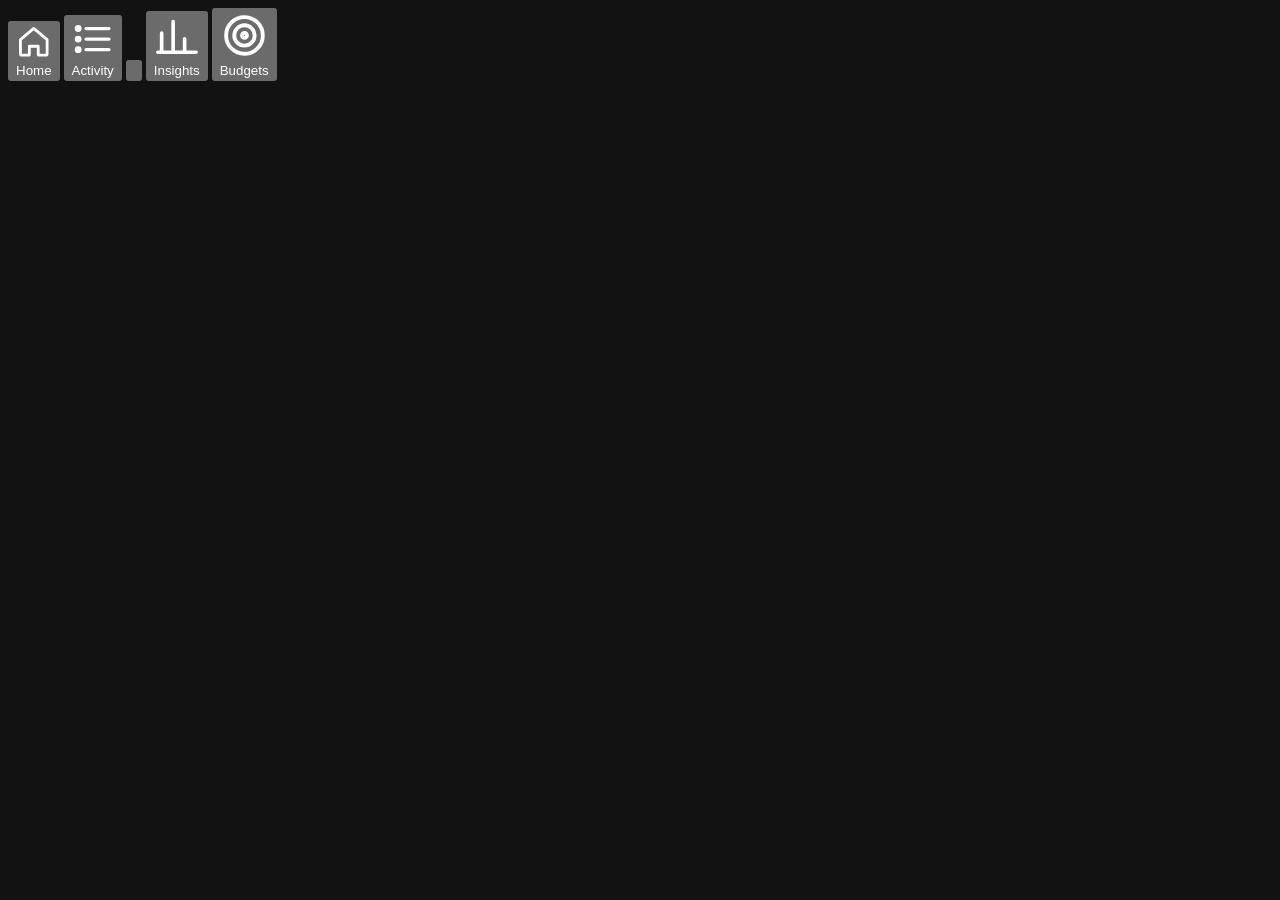
<file: src/index.html>
<!DOCTYPE html>
<html lang="en">
<head>
<meta charset="utf-8">
<meta name="viewport" content="width=device-width, initial-scale=1, maximum-scale=1, viewport-fit=cover">
<title>Orbit</title>
<meta name="description" content="Orbit: a fast, private expense tracker.">
<meta name="theme-color" content="#090A12">
<meta name="color-scheme" content="dark">
<meta name="apple-mobile-web-app-capable" content="yes">
<meta name="mobile-web-app-capable" content="yes">
<meta name="apple-mobile-web-app-status-bar-style" content="black-translucent">
<meta name="apple-mobile-web-app-title" content="Orbit">
<meta name="format-detection" content="telephone=no">
<link rel="apple-touch-icon" href="icon-180.png">
<link rel="icon" type="image/png" href="icon-192.png">
<link rel="manifest" href="manifest.json">
<style>
@font-face{font-family:"Unbounded";font-style:normal;font-display:swap;font-weight:200 900;src:url(/*FONT*/) format("woff2")}
/*CSS*/
</style>
</head>
<body>
<div id="bg" aria-hidden="true"><div class="orb o1"></div><div class="orb o2"></div><div class="orb o3"></div><div class="stars"></div></div>

<main id="app">
  <section class="view active" id="v-home" aria-label="Home"></section>
  <section class="view" id="v-activity" aria-label="Activity"></section>
  <section class="view" id="v-insights" aria-label="Insights"></section>
  <section class="view" id="v-budgets" aria-label="Budgets"></section>
</main>

<nav id="tabbar" aria-label="Main">
  <div class="tab-pill"></div>
  <button class="tab on" data-tab="home" aria-label="Home"><svg viewBox="0 0 24 24" fill="none" stroke="currentColor" stroke-width="1.9" stroke-linecap="round" stroke-linejoin="round"><path d="M3 10.5 12 3l9 7.5V20a1 1 0 0 1-1 1h-5v-6H9v6H4a1 1 0 0 1-1-1z"/></svg><span>Home</span></button>
  <button class="tab" data-tab="activity" aria-label="Activity"><svg viewBox="0 0 24 24" fill="none" stroke="currentColor" stroke-width="1.9" stroke-linecap="round" stroke-linejoin="round"><path d="M8 6h13M8 12h13M8 18h13"/><circle cx="3.5" cy="6" r="1"/><circle cx="3.5" cy="12" r="1"/><circle cx="3.5" cy="18" r="1"/></svg><span>Activity</span></button>
  <button id="fab" aria-label="Add transaction"><svg viewBox="0 0 24 24" fill="none" stroke="currentColor" stroke-width="2.4" stroke-linecap="round"><path d="M12 5v14M5 12h14"/></svg></button>
  <button class="tab" data-tab="insights" aria-label="Insights"><svg viewBox="0 0 24 24" fill="none" stroke="currentColor" stroke-width="1.9" stroke-linecap="round" stroke-linejoin="round"><path d="M4 20V10M10 20V4M16 20v-7M22 20H2"/></svg><span>Insights</span></button>
  <button class="tab" data-tab="budgets" aria-label="Budgets"><svg viewBox="0 0 24 24" fill="none" stroke="currentColor" stroke-width="1.9" stroke-linecap="round" stroke-linejoin="round"><circle cx="12" cy="12" r="9"/><circle cx="12" cy="12" r="5"/><circle cx="12" cy="12" r="1.2"/></svg><span>Budgets</span></button>
</nav>

<div id="sheets"></div>
<div id="toasts" aria-live="polite"></div>
<canvas id="fx" aria-hidden="true"></canvas>

<script>
/*JS*/
</script>
</body>
</html>
</file>
